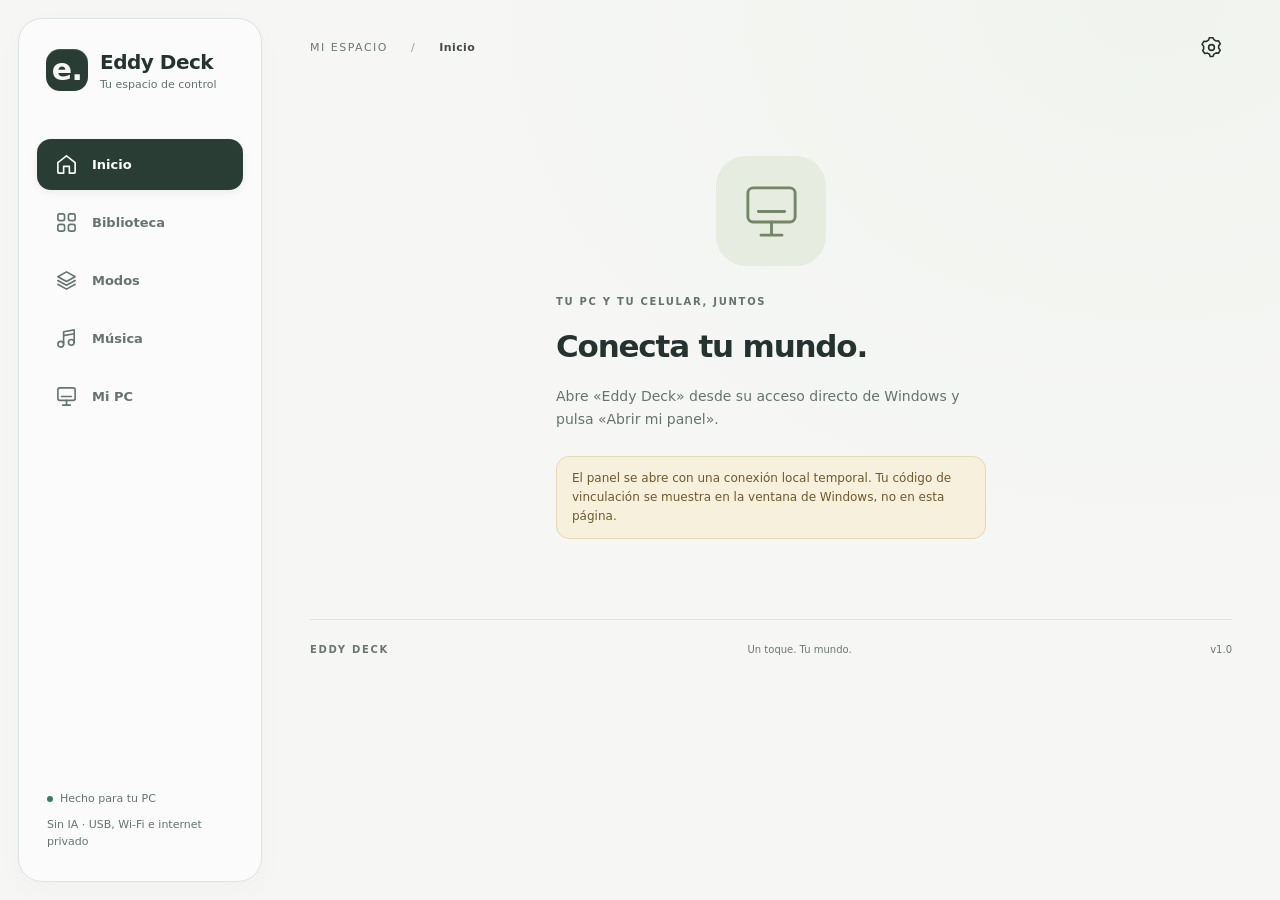
<file: ui/index.html>
<!doctype html>
<html lang="es">
<head>
<meta charset="utf-8">
<meta name="viewport" content="width=device-width, initial-scale=1, viewport-fit=cover">
<meta name="theme-color" content="#f6f7f5">
<title>Eddy Deck · Tu PC, a un toque</title>
<link rel="icon" href="icon.svg" type="image/svg+xml">
<link rel="stylesheet" href="styles.css">
<script src="audio.js" defer></script>
<script src="app.js" defer></script>
<script src="extended.js" defer></script>
<script src="manual.js" defer></script>
<script src="beta2.js" defer></script>
<script src="pickers.js" defer></script>
</head>
<body>
<div class="shell">
  <aside class="sidebar">
    <div class="brand"><span class="brand-mark">e.</span><div>Eddy Deck<small>Tu espacio de control</small></div></div>
    <nav id="side-nav" aria-label="Secciones"></nav>
    <div class="sidebar-foot"><span class="small-dot"></span>Hecho para tu PC<small>Sin IA · USB, Wi-Fi e internet privado</small></div>
  </aside>
  <main>
    <header class="topbar"><a class="mobile-brand" href="#">eddy<span>deck</span><i></i></a><div class="desktop-breadcrumb">MI ESPACIO <span>/</span> <b id="crumb">Inicio</b></div><button id="settings-button" class="icon-button" aria-label="Ajustes" title="Ajustes"></button></header>
    <div id="connection-banner" class="connection-banner" hidden><span>Reconectando con tu PC…</span><button id="reconnect-button" class="text-button">Reintentar</button></div>
    <div id="pending-banner" class="pending-banner" hidden></div>
    <div id="content" class="content"><div class="loading"><span class="loader"></span>Preparando tu espacio…</div></div>
    <footer class="page-footer"><span>EDDY DECK</span><span>Un toque. Tu mundo.</span><span id="version-label">v1.0</span></footer>
  </main>
</div>
<nav id="bottom-nav" class="bottom-nav" aria-label="Secciones"></nav>
<dialog id="modal"><div id="modal-content"></div></dialog>
<div id="toast" class="toast" role="status" aria-live="polite"></div>
</body>
</html>
</file>
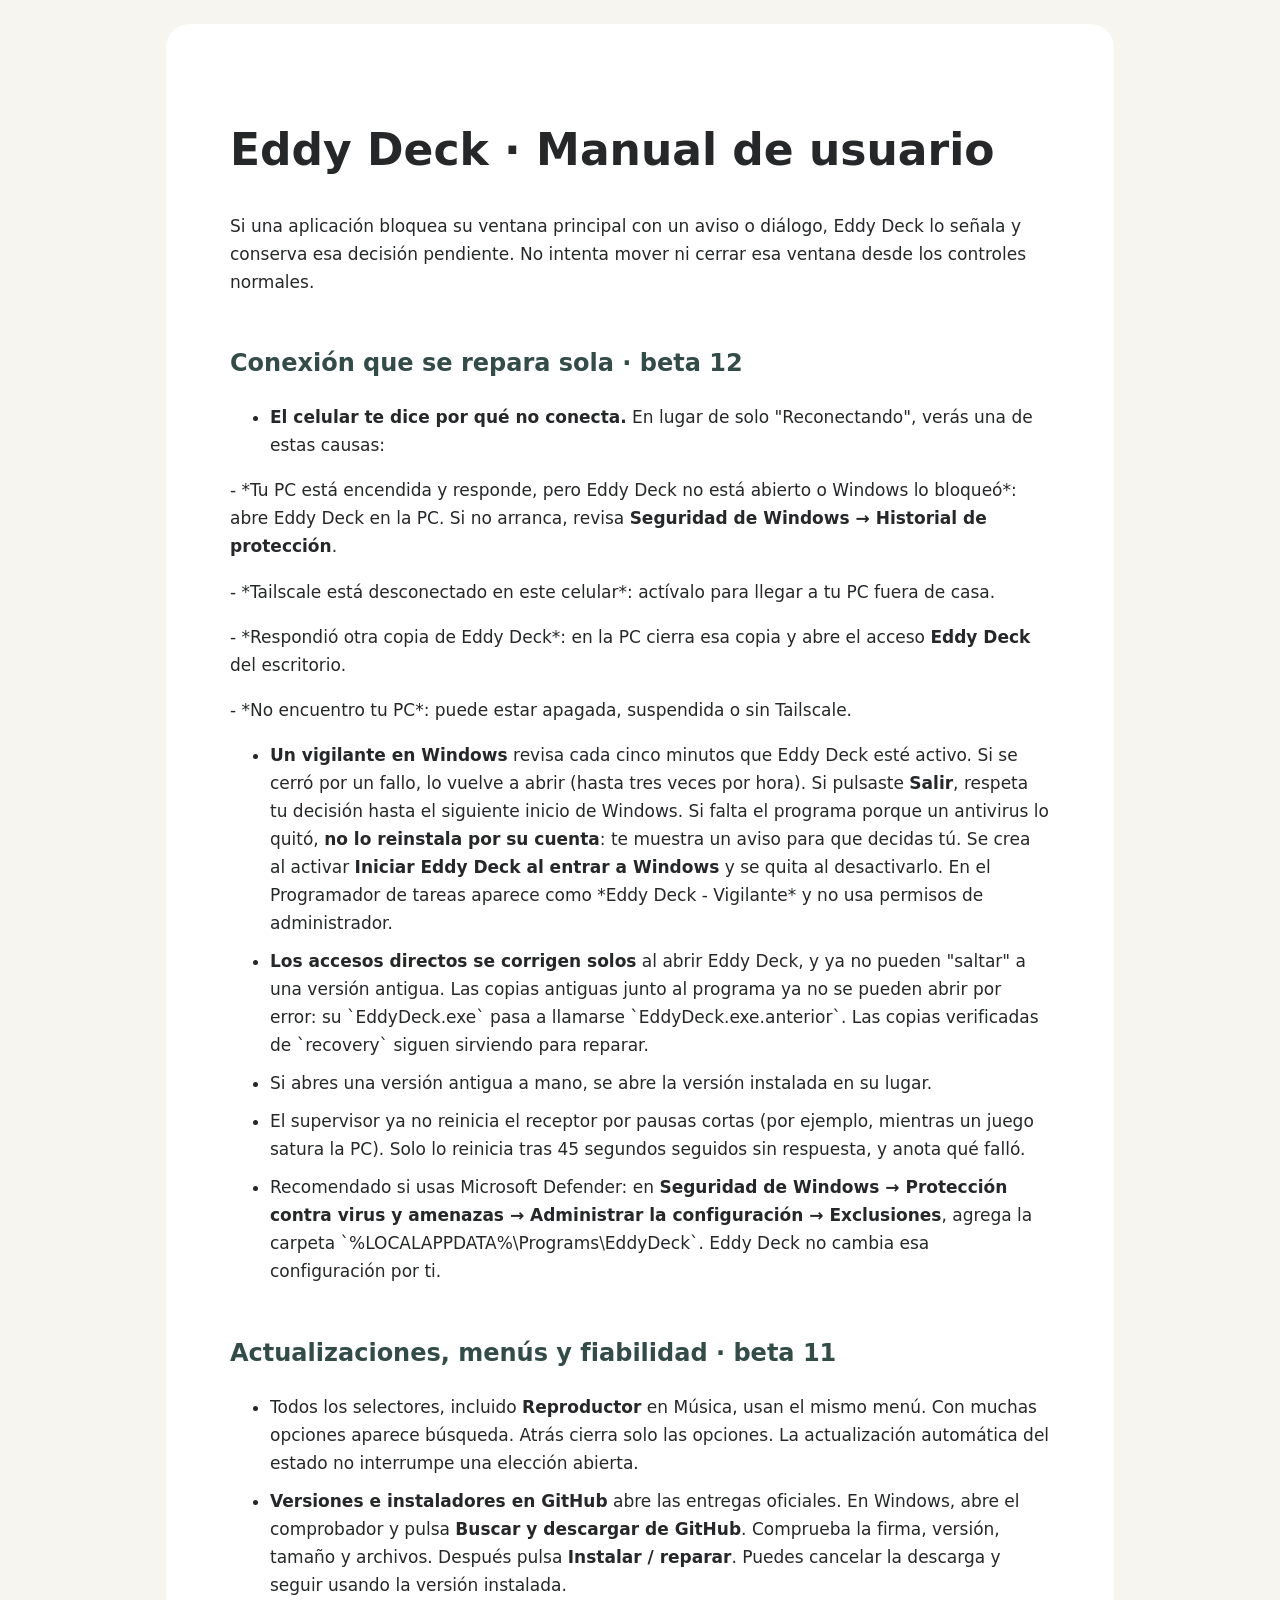
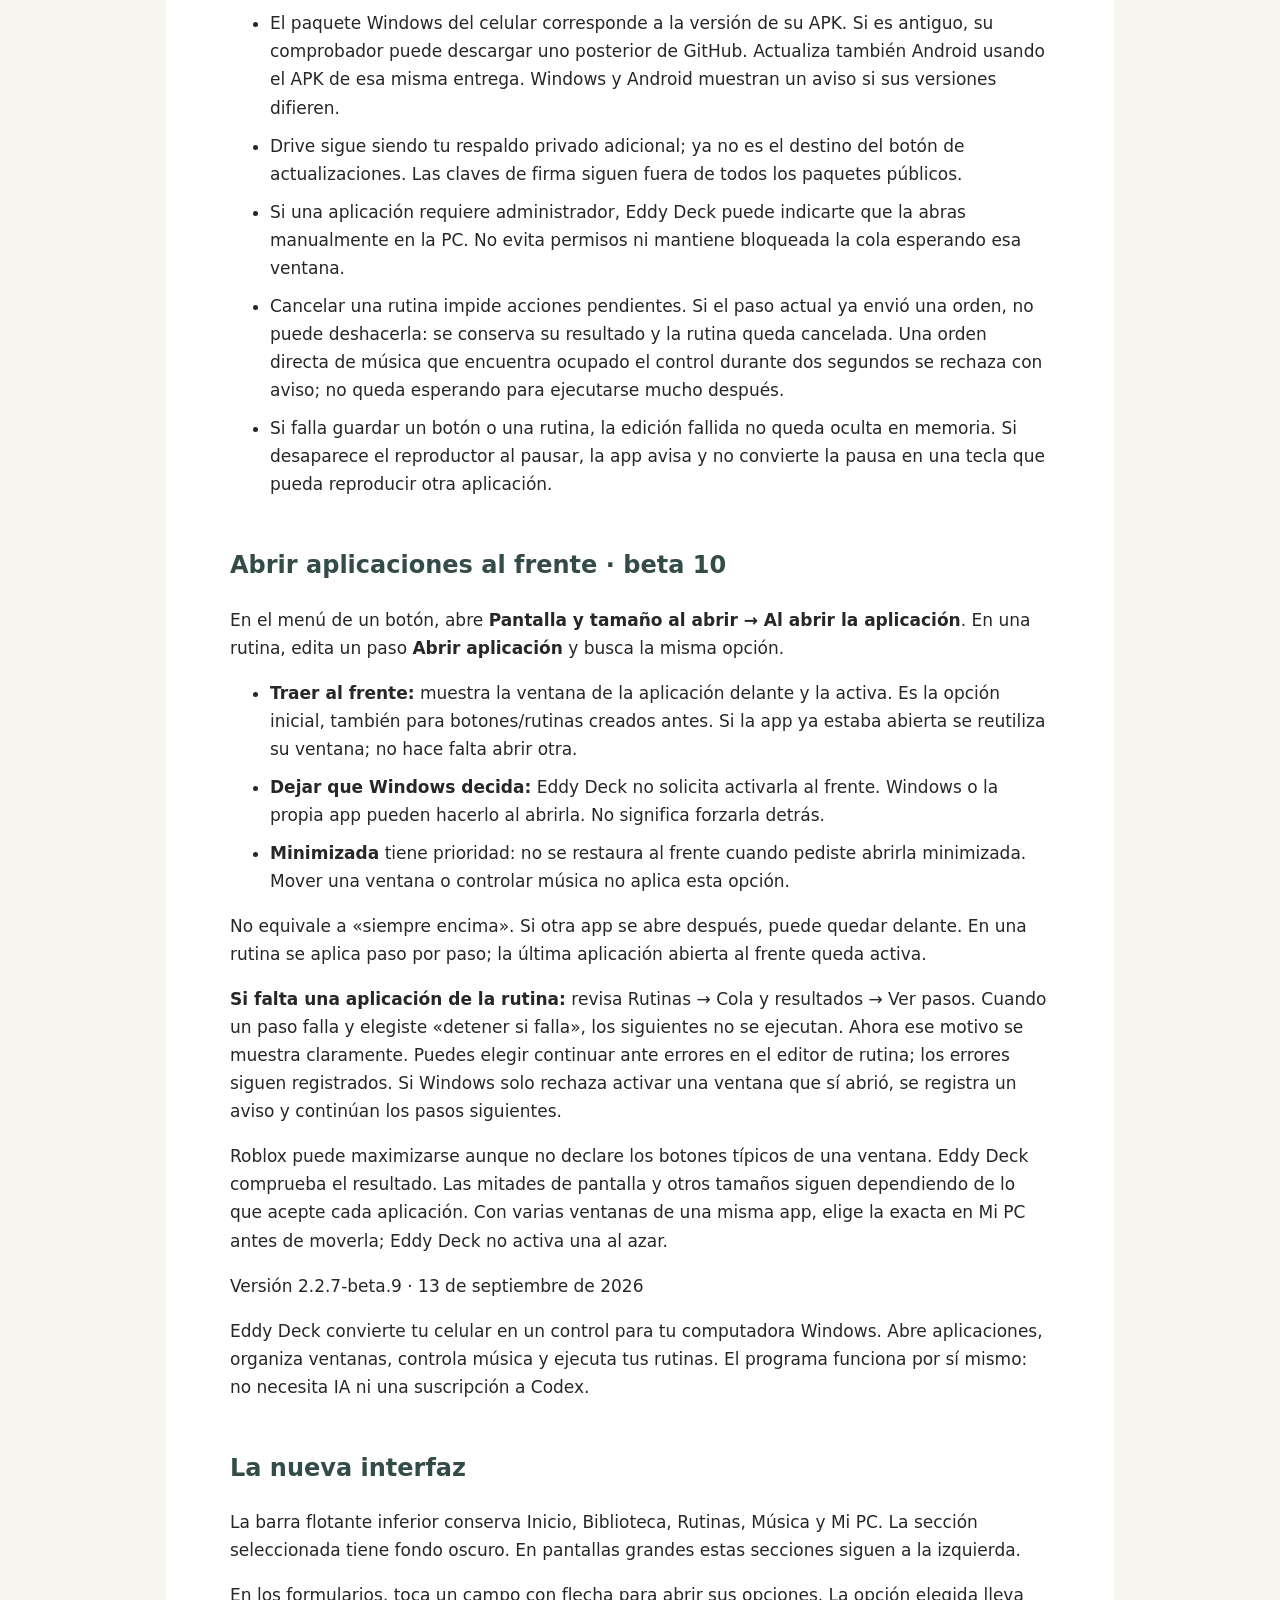
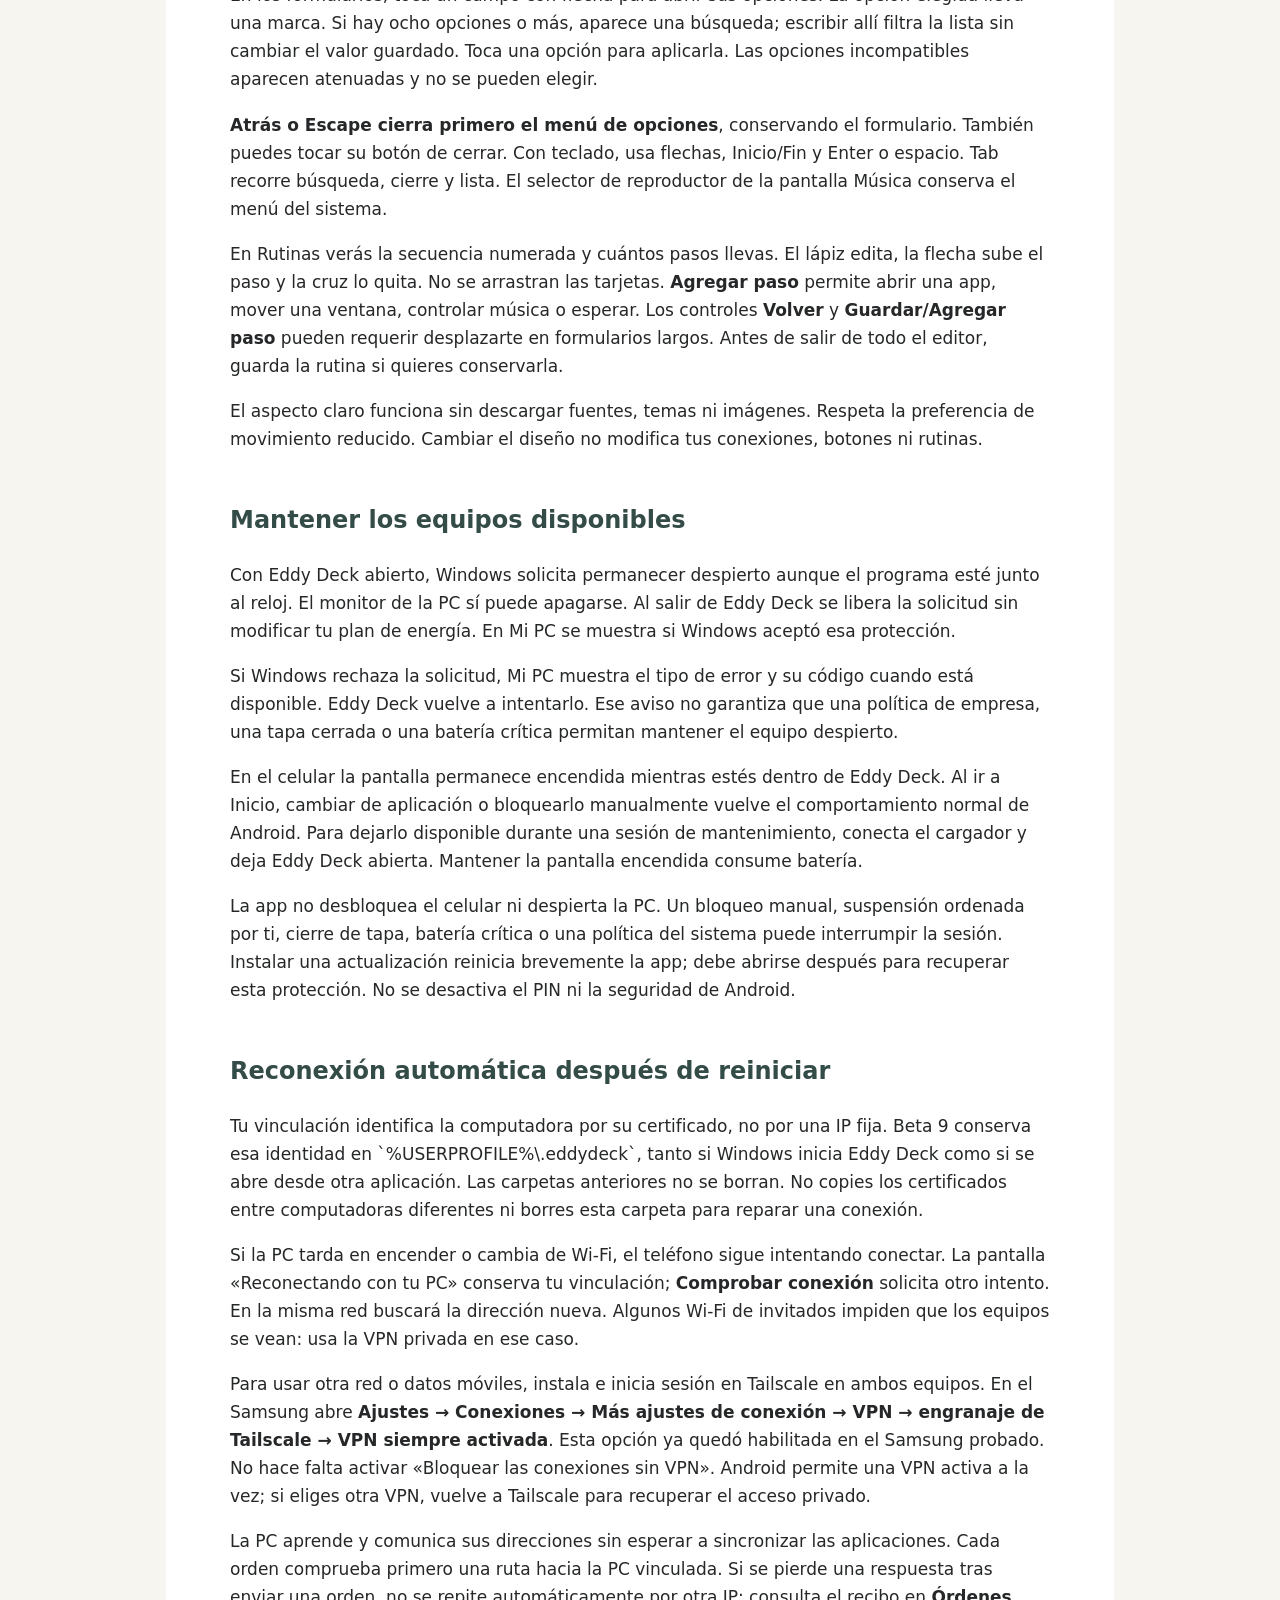
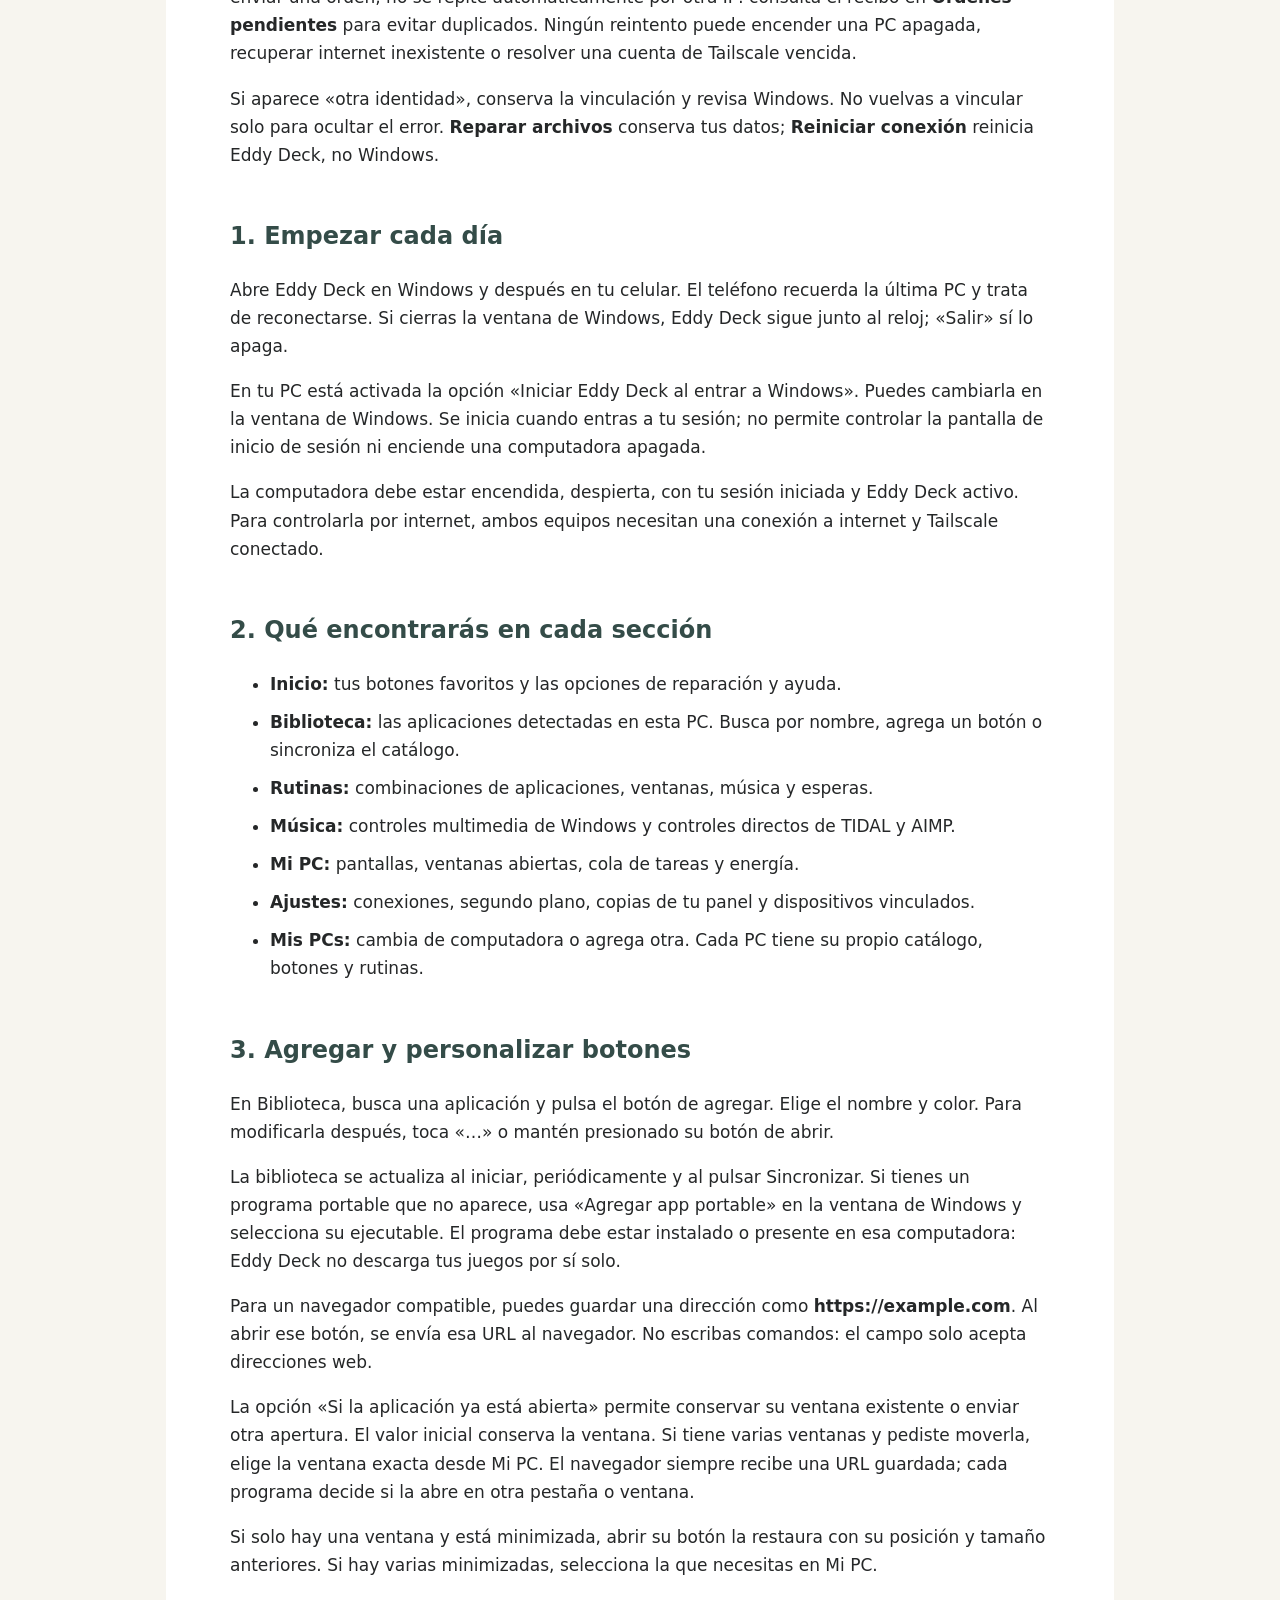
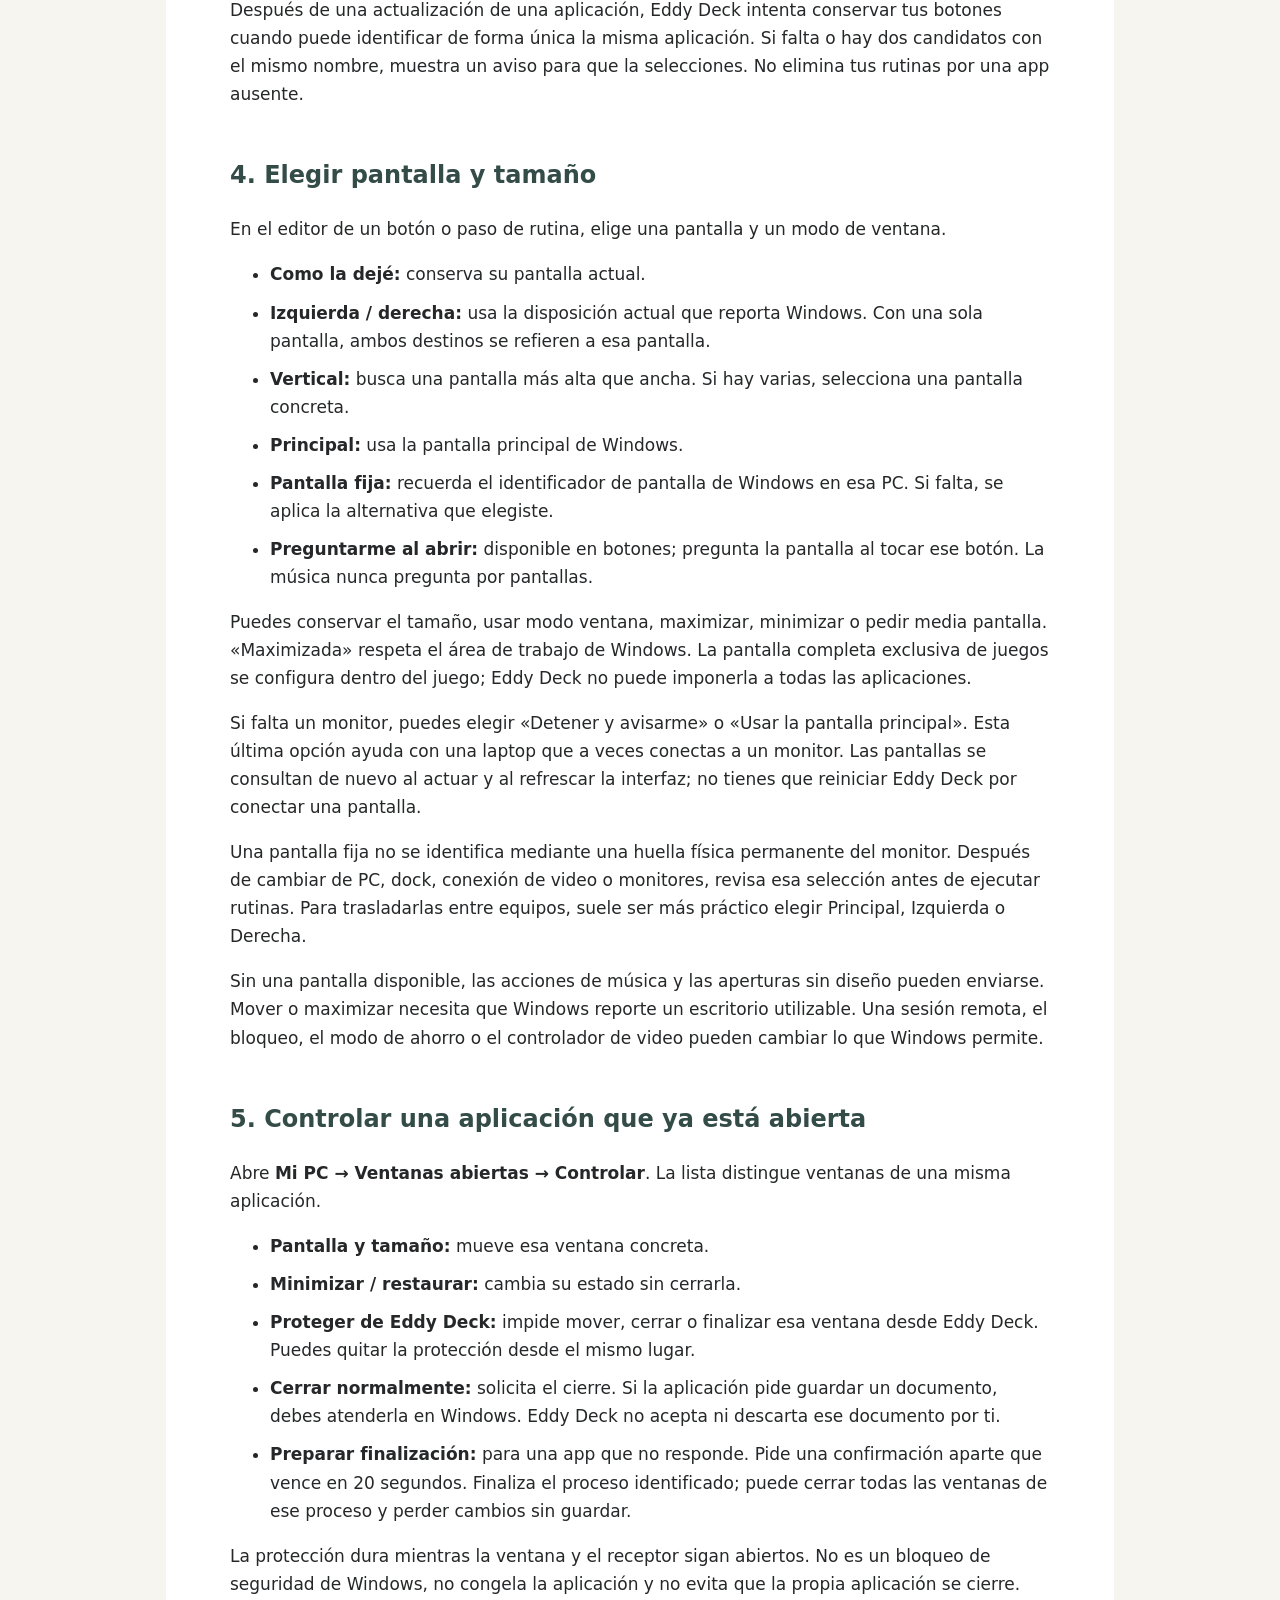
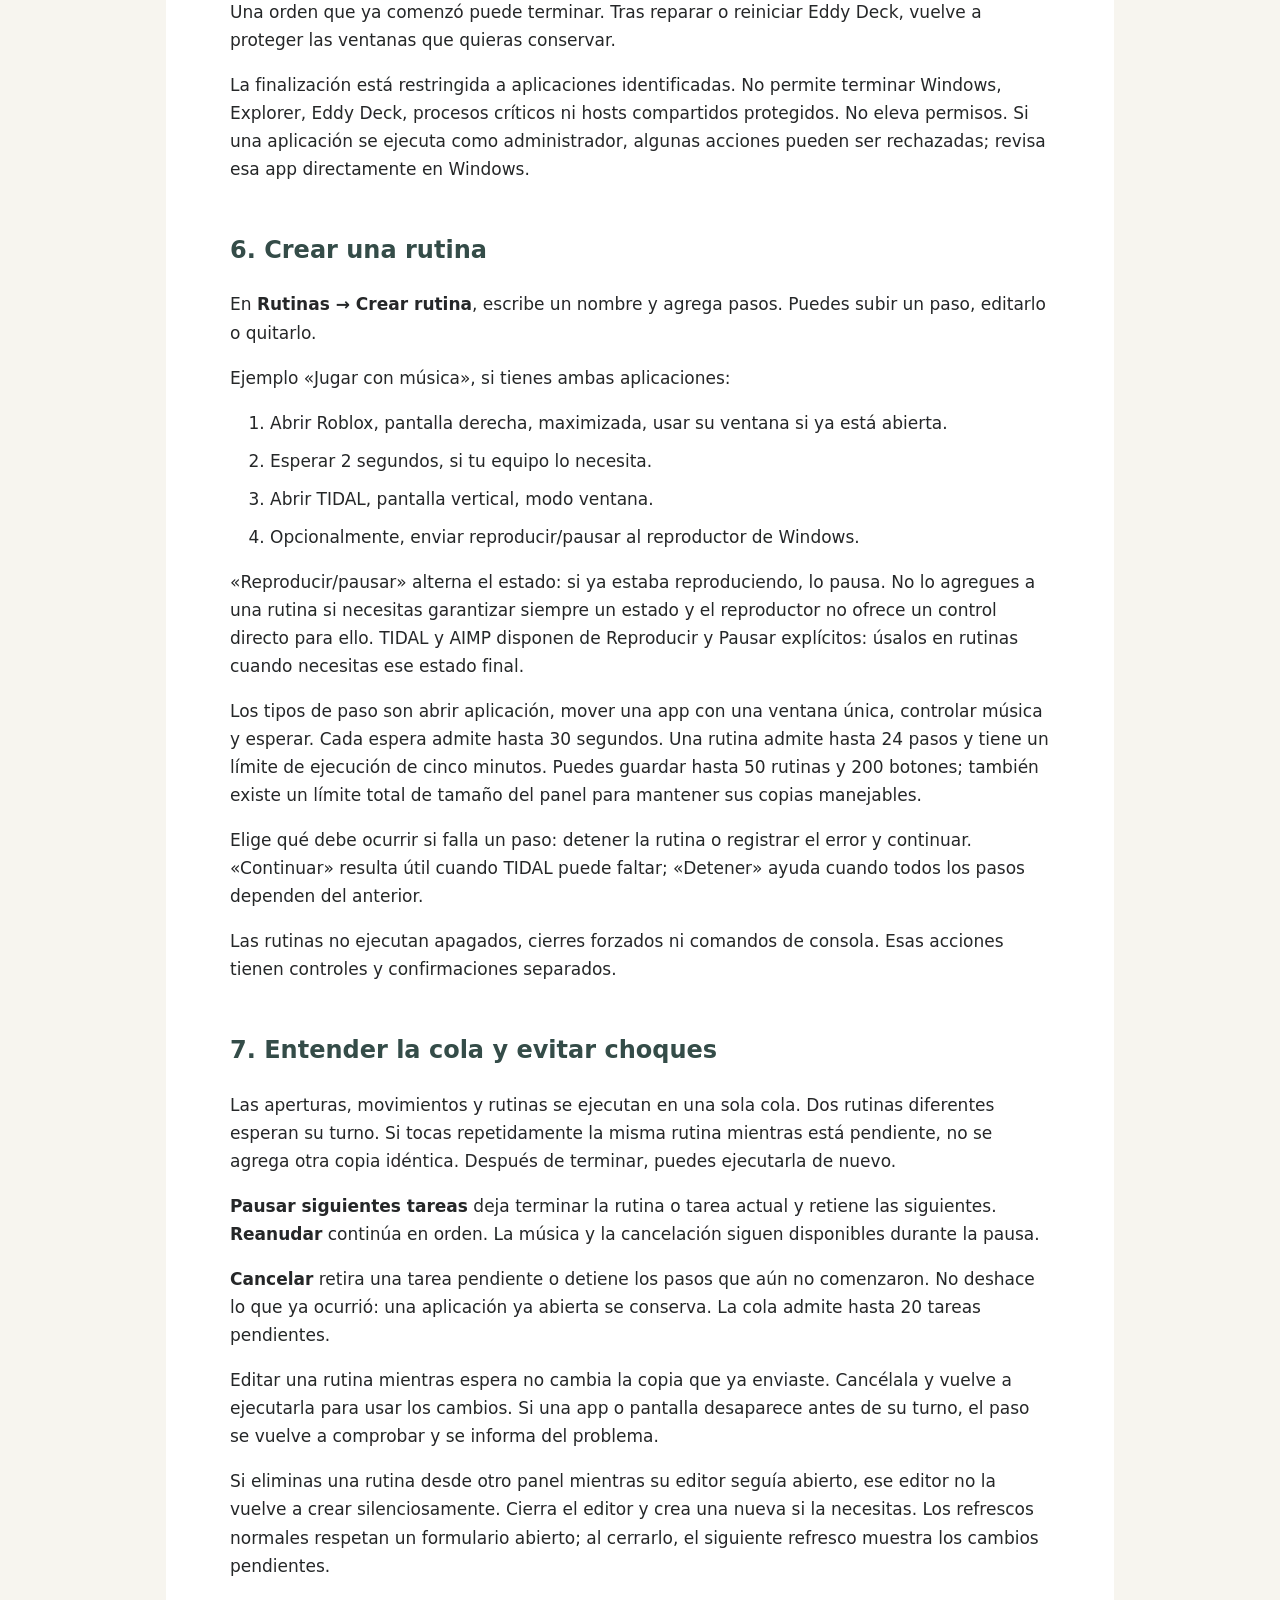
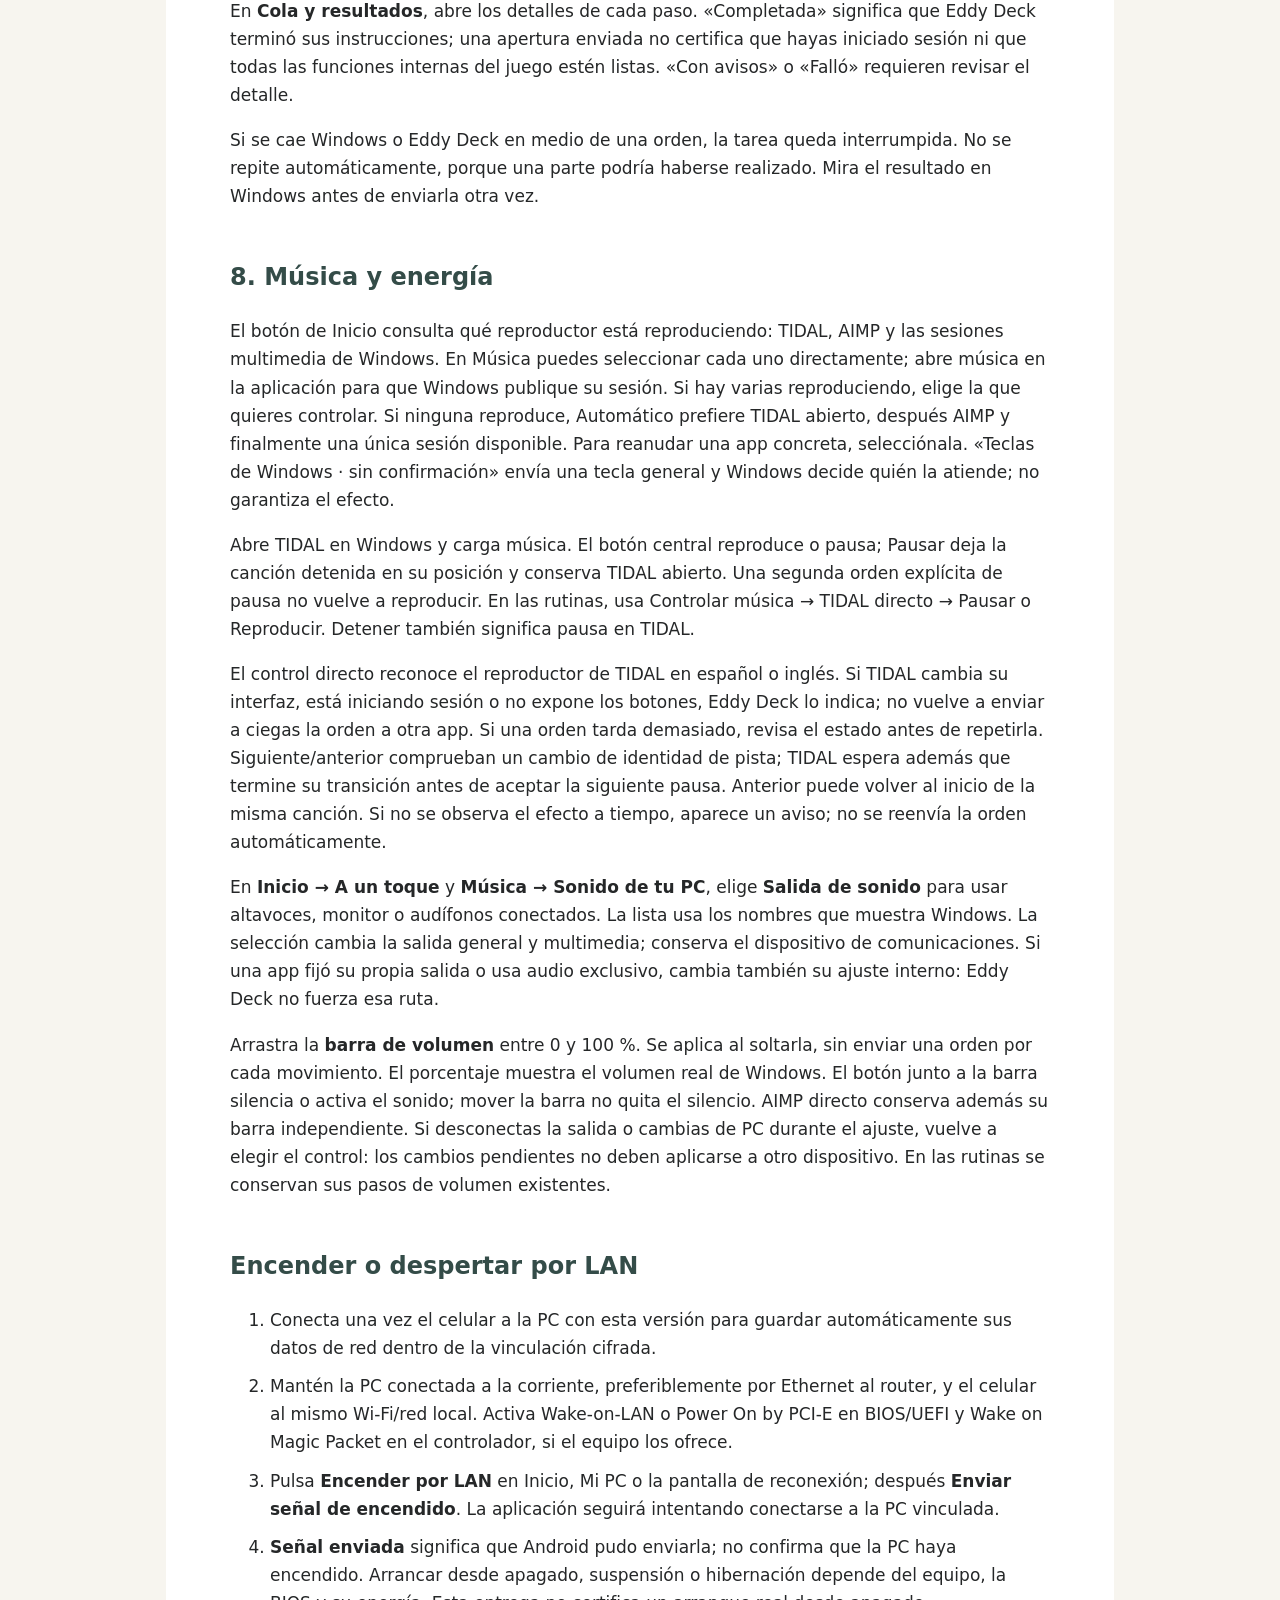
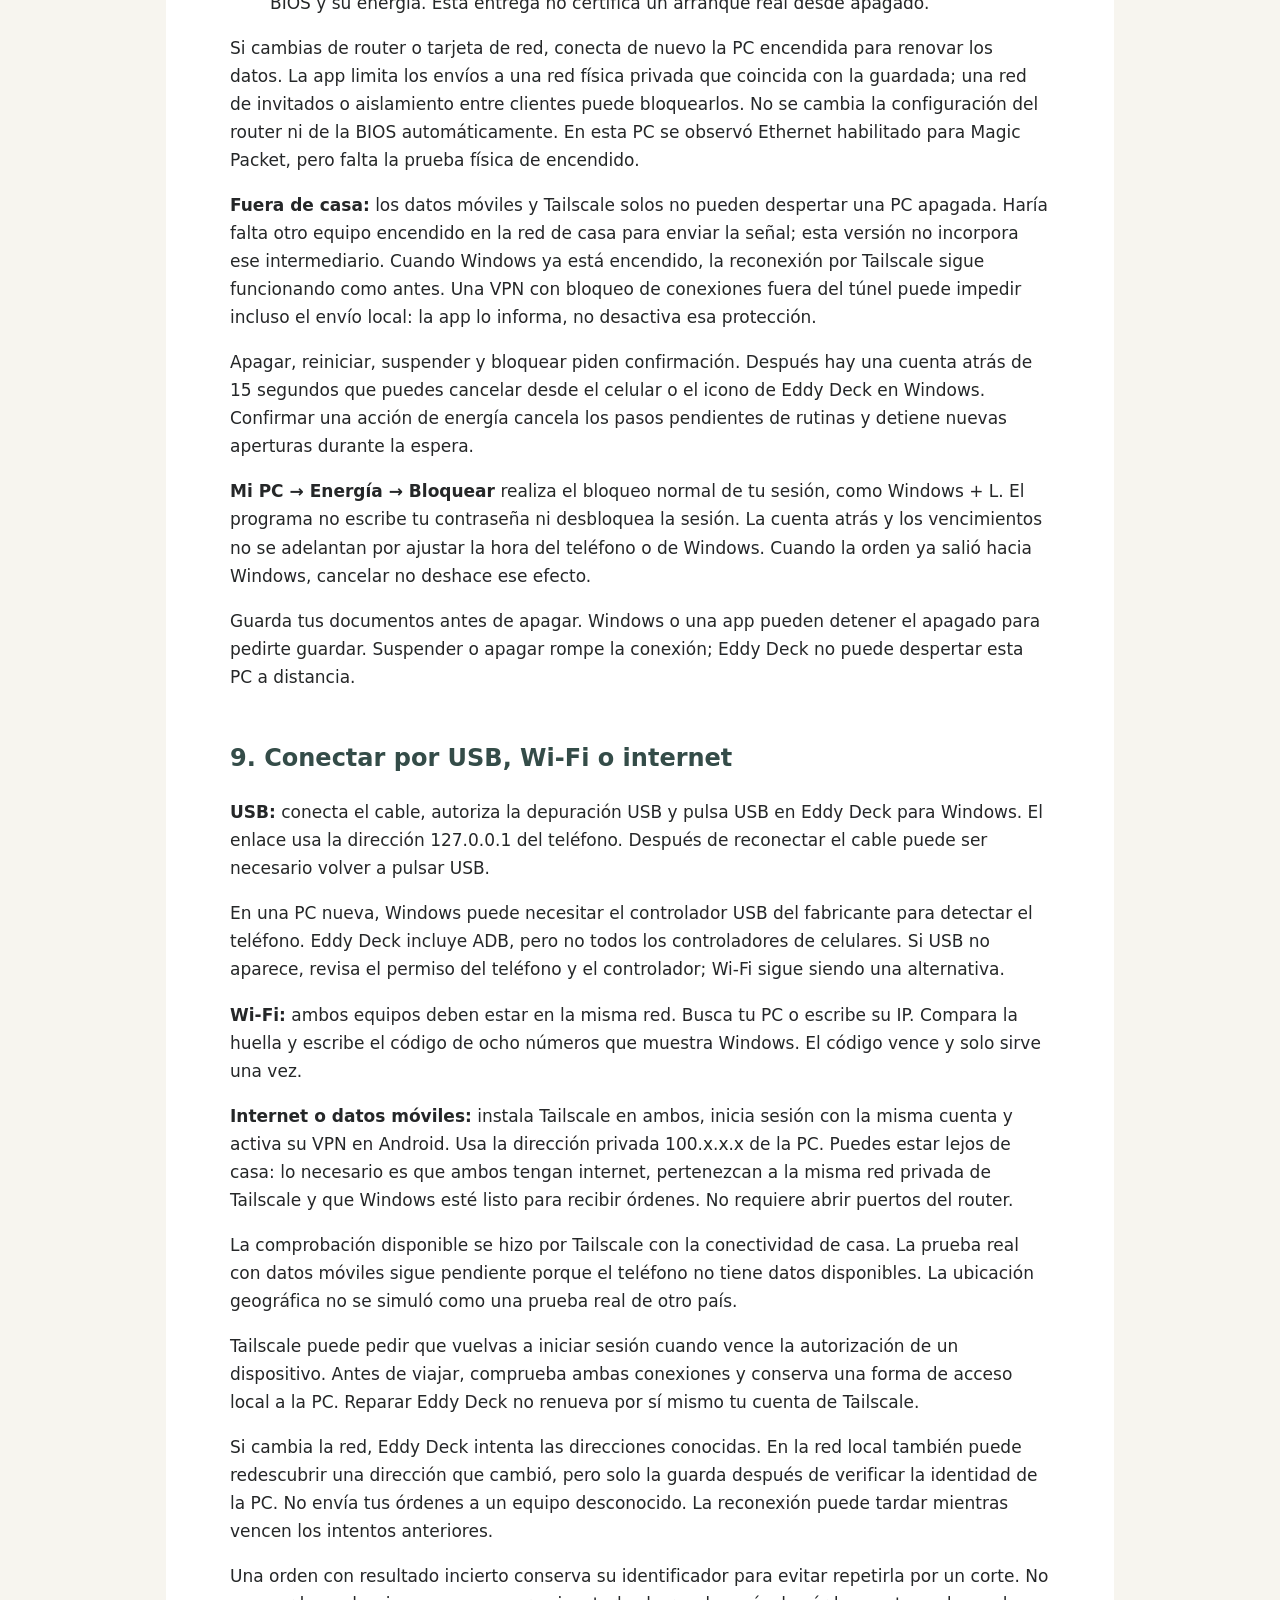
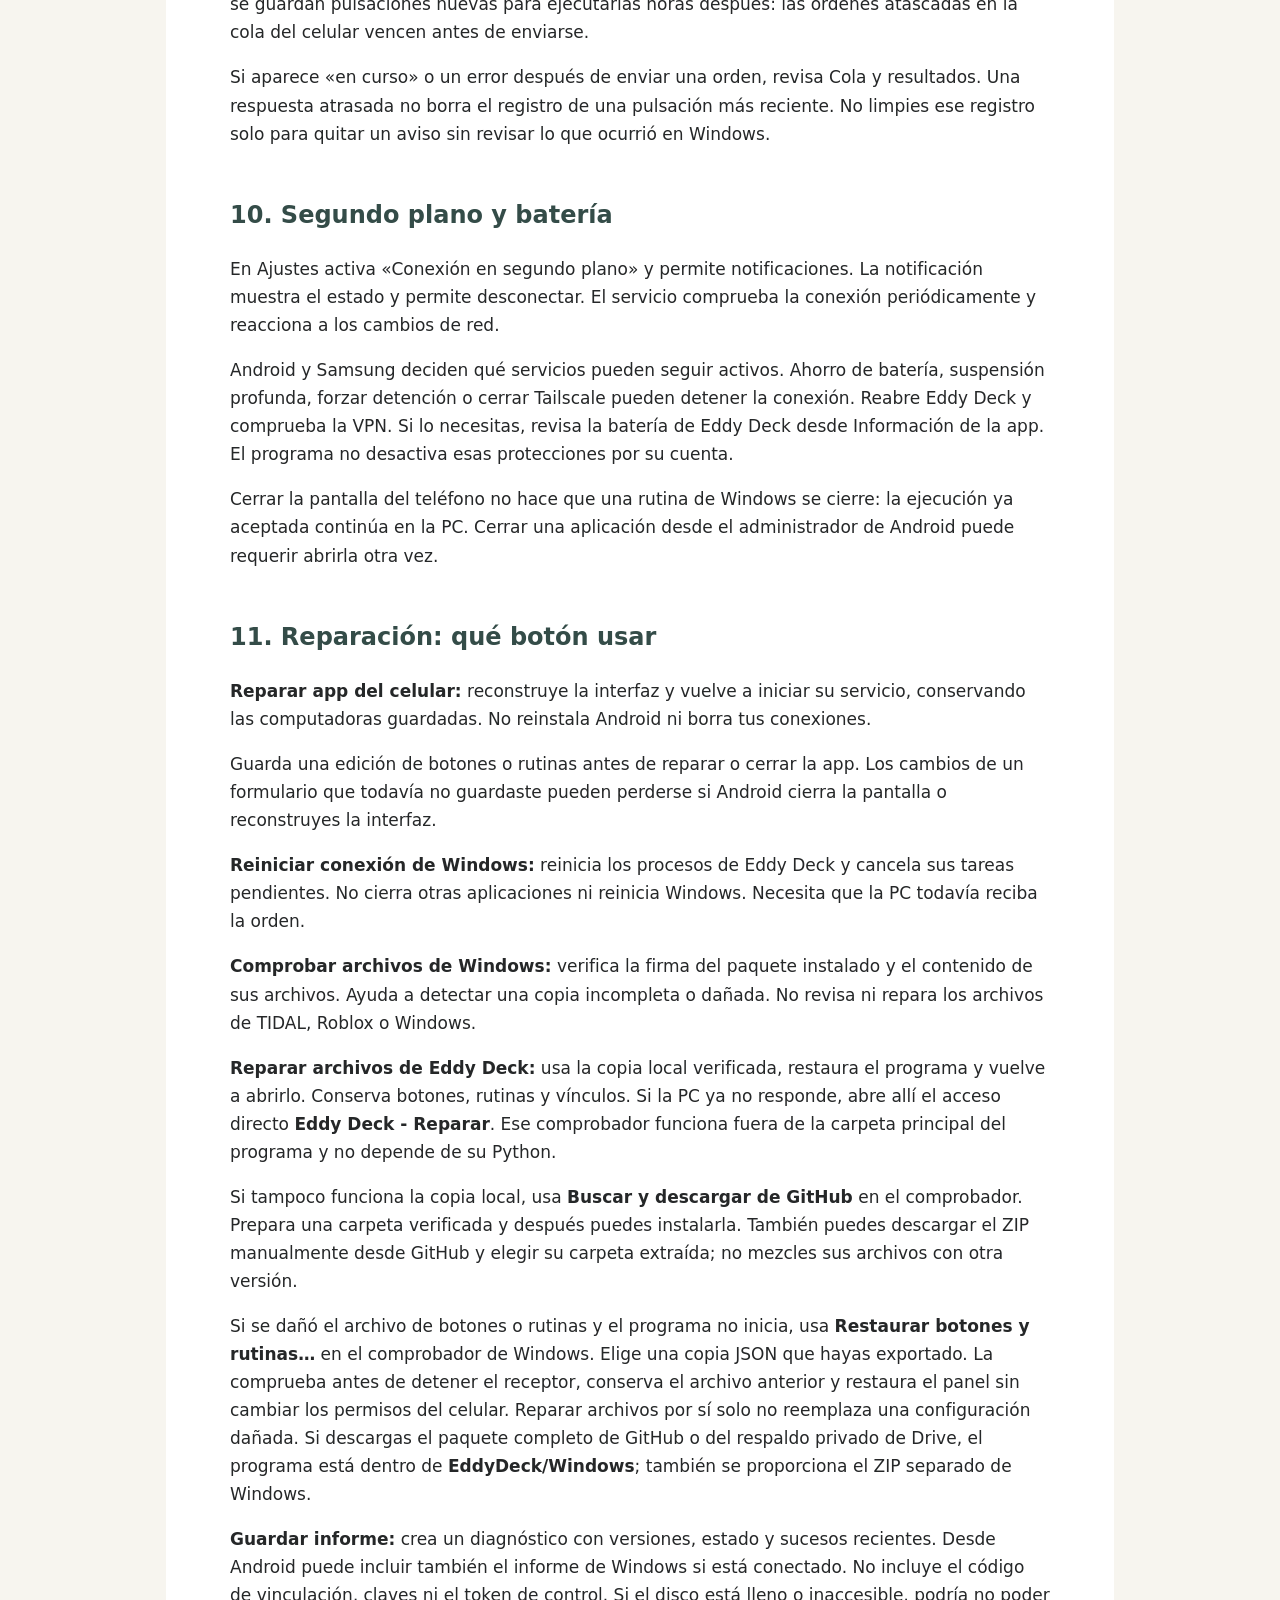
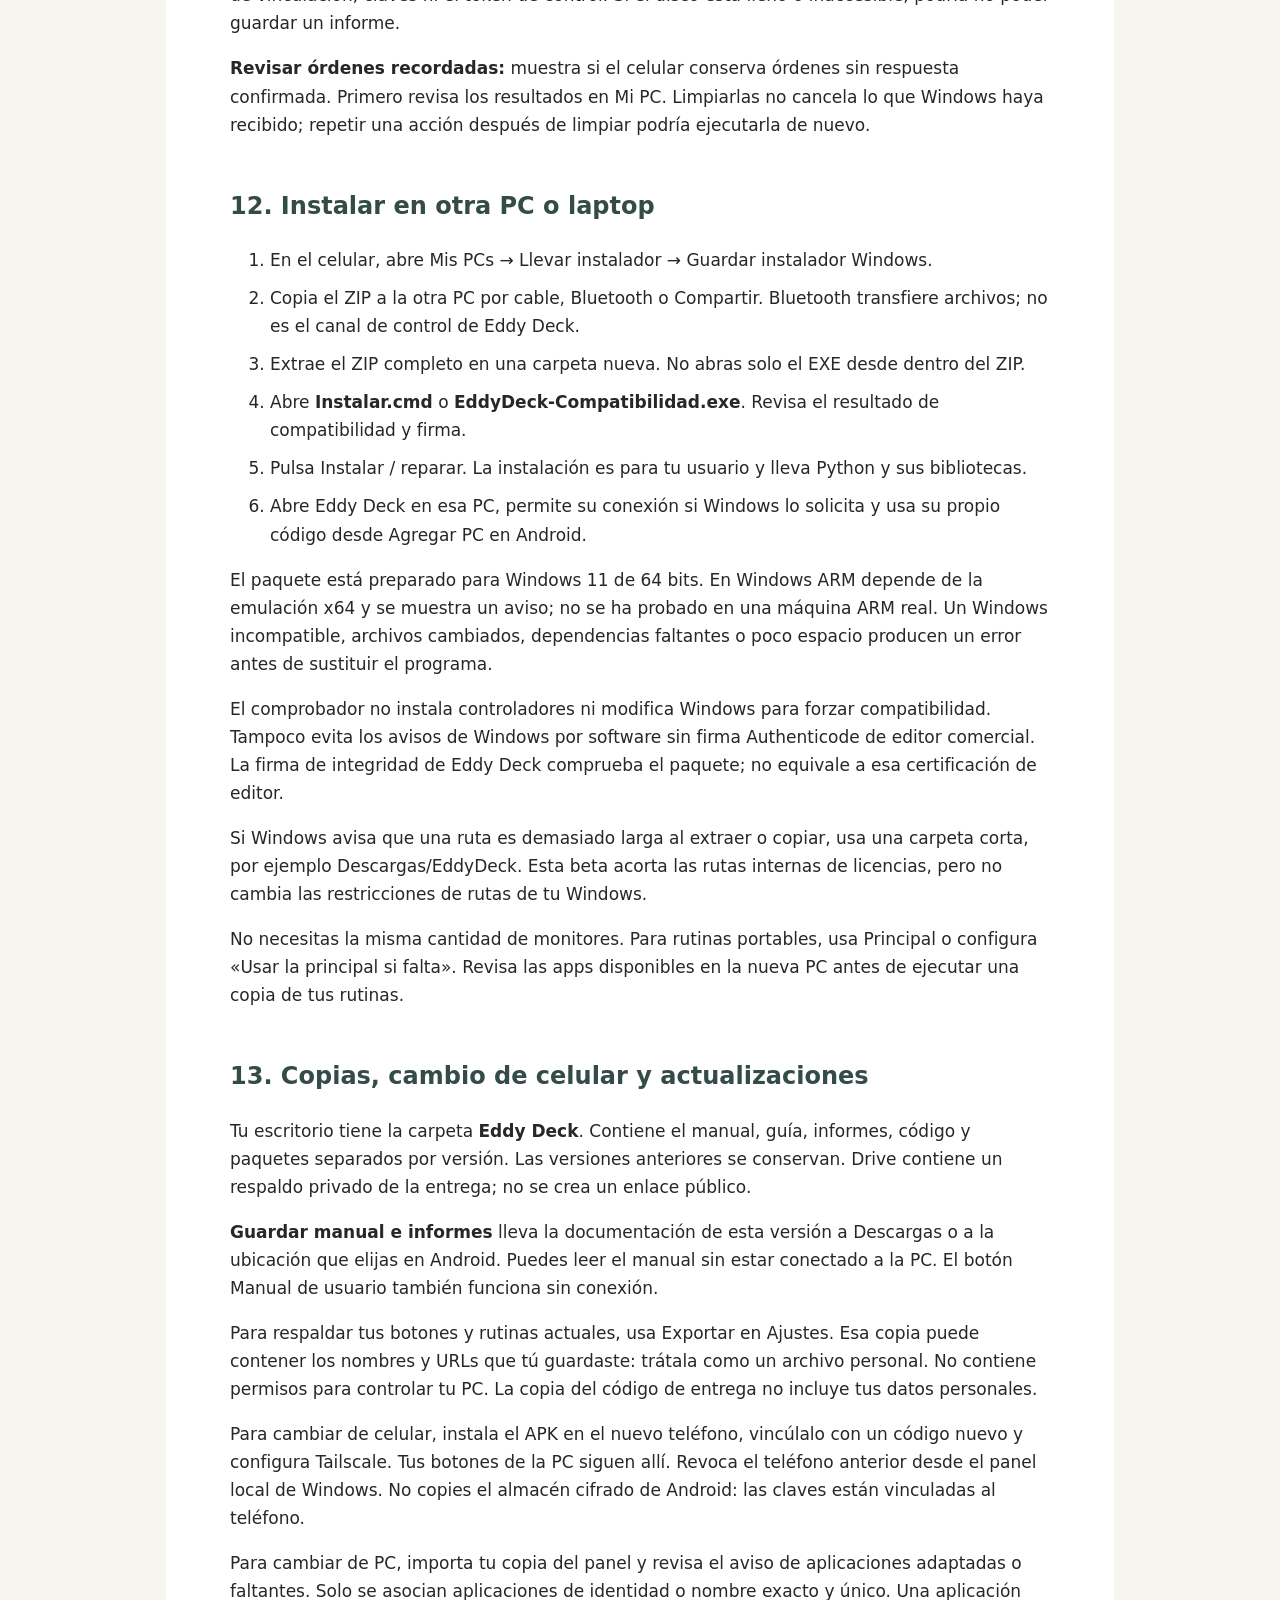
<file: docs/MANUAL-USUARIO.html>
<!doctype html><html lang="es"><meta charset="utf-8"><meta name="viewport" content="width=device-width, initial-scale=1"><title>Eddy Deck · Manual de usuario</title><style>body{font:17px/1.65 system-ui,sans-serif;background:#f7f5ef;color:#252728;margin:0;padding:24px}article{max-width:820px;margin:auto;background:white;padding:clamp(20px,5vw,64px);border-radius:24px}h1{font-size:clamp(28px,5vw,44px);line-height:1.15}h2{margin-top:2em;font-size:24px;color:#344c48}li{margin:10px 0}strong{font-weight:650}@media print{body{padding:0;background:white}article{padding:0}h2{break-after:avoid}}</style><article class="user-manual"><h1>Eddy Deck · Manual de usuario</h1><p>Si una aplicación bloquea su ventana principal con un aviso o diálogo, Eddy Deck lo señala y conserva esa decisión pendiente. No intenta mover ni cerrar esa ventana desde los controles normales.</p><h2>Conexión que se repara sola · beta 12</h2><ul><li><strong>El celular te dice por qué no conecta.</strong> En lugar de solo &quot;Reconectando&quot;, verás una de estas causas:</li></ul><p>  - *Tu PC está encendida y responde, pero Eddy Deck no está abierto o Windows lo bloqueó*: abre Eddy Deck en la PC. Si no arranca, revisa <strong>Seguridad de Windows → Historial de protección</strong>.</p><p>  - *Tailscale está desconectado en este celular*: actívalo para llegar a tu PC fuera de casa.</p><p>  - *Respondió otra copia de Eddy Deck*: en la PC cierra esa copia y abre el acceso <strong>Eddy Deck</strong> del escritorio.</p><p>  - *No encuentro tu PC*: puede estar apagada, suspendida o sin Tailscale.</p><ul><li><strong>Un vigilante en Windows</strong> revisa cada cinco minutos que Eddy Deck esté activo. Si se cerró por un fallo, lo vuelve a abrir (hasta tres veces por hora). Si pulsaste <strong>Salir</strong>, respeta tu decisión hasta el siguiente inicio de Windows. Si falta el programa porque un antivirus lo quitó, <strong>no lo reinstala por su cuenta</strong>: te muestra un aviso para que decidas tú. Se crea al activar <strong>Iniciar Eddy Deck al entrar a Windows</strong> y se quita al desactivarlo. En el Programador de tareas aparece como *Eddy Deck - Vigilante* y no usa permisos de administrador.</li><li><strong>Los accesos directos se corrigen solos</strong> al abrir Eddy Deck, y ya no pueden &quot;saltar&quot; a una versión antigua. Las copias antiguas junto al programa ya no se pueden abrir por error: su `EddyDeck.exe` pasa a llamarse `EddyDeck.exe.anterior`. Las copias verificadas de `recovery` siguen sirviendo para reparar.</li><li>Si abres una versión antigua a mano, se abre la versión instalada en su lugar.</li><li>El supervisor ya no reinicia el receptor por pausas cortas (por ejemplo, mientras un juego satura la PC). Solo lo reinicia tras 45 segundos seguidos sin respuesta, y anota qué falló.</li><li>Recomendado si usas Microsoft Defender: en <strong>Seguridad de Windows → Protección contra virus y amenazas → Administrar la configuración → Exclusiones</strong>, agrega la carpeta `%LOCALAPPDATA%\Programs\EddyDeck`. Eddy Deck no cambia esa configuración por ti.</li></ul><h2>Actualizaciones, menús y fiabilidad · beta 11</h2><ul><li>Todos los selectores, incluido <strong>Reproductor</strong> en Música, usan el mismo menú. Con muchas opciones aparece búsqueda. Atrás cierra solo las opciones. La actualización automática del estado no interrumpe una elección abierta.</li><li><strong>Versiones e instaladores en GitHub</strong> abre las entregas oficiales. En Windows, abre el comprobador y pulsa <strong>Buscar y descargar de GitHub</strong>. Comprueba la firma, versión, tamaño y archivos. Después pulsa <strong>Instalar / reparar</strong>. Puedes cancelar la descarga y seguir usando la versión instalada.</li><li>El paquete Windows del celular corresponde a la versión de su APK. Si es antiguo, su comprobador puede descargar uno posterior de GitHub. Actualiza también Android usando el APK de esa misma entrega. Windows y Android muestran un aviso si sus versiones difieren.</li><li>Drive sigue siendo tu respaldo privado adicional; ya no es el destino del botón de actualizaciones. Las claves de firma siguen fuera de todos los paquetes públicos.</li><li>Si una aplicación requiere administrador, Eddy Deck puede indicarte que la abras manualmente en la PC. No evita permisos ni mantiene bloqueada la cola esperando esa ventana.</li><li>Cancelar una rutina impide acciones pendientes. Si el paso actual ya envió una orden, no puede deshacerla: se conserva su resultado y la rutina queda cancelada. Una orden directa de música que encuentra ocupado el control durante dos segundos se rechaza con aviso; no queda esperando para ejecutarse mucho después.</li><li>Si falla guardar un botón o una rutina, la edición fallida no queda oculta en memoria. Si desaparece el reproductor al pausar, la app avisa y no convierte la pausa en una tecla que pueda reproducir otra aplicación.</li></ul><h2>Abrir aplicaciones al frente · beta 10</h2><p>En el menú de un botón, abre <strong>Pantalla y tamaño al abrir → Al abrir la aplicación</strong>. En una rutina, edita un paso <strong>Abrir aplicación</strong> y busca la misma opción.</p><ul><li><strong>Traer al frente:</strong> muestra la ventana de la aplicación delante y la activa. Es la opción inicial, también para botones/rutinas creados antes. Si la app ya estaba abierta se reutiliza su ventana; no hace falta abrir otra.</li><li><strong>Dejar que Windows decida:</strong> Eddy Deck no solicita activarla al frente. Windows o la propia app pueden hacerlo al abrirla. No significa forzarla detrás.</li><li><strong>Minimizada</strong> tiene prioridad: no se restaura al frente cuando pediste abrirla minimizada. Mover una ventana o controlar música no aplica esta opción.</li></ul><p>No equivale a «siempre encima». Si otra app se abre después, puede quedar delante. En una rutina se aplica paso por paso; la última aplicación abierta al frente queda activa.</p><p><strong>Si falta una aplicación de la rutina:</strong> revisa Rutinas → Cola y resultados → Ver pasos. Cuando un paso falla y elegiste «detener si falla», los siguientes no se ejecutan. Ahora ese motivo se muestra claramente. Puedes elegir continuar ante errores en el editor de rutina; los errores siguen registrados. Si Windows solo rechaza activar una ventana que sí abrió, se registra un aviso y continúan los pasos siguientes.</p><p>Roblox puede maximizarse aunque no declare los botones típicos de una ventana. Eddy Deck comprueba el resultado. Las mitades de pantalla y otros tamaños siguen dependiendo de lo que acepte cada aplicación. Con varias ventanas de una misma app, elige la exacta en Mi PC antes de moverla; Eddy Deck no activa una al azar.</p><p>Versión 2.2.7-beta.9 · 13 de septiembre de 2026</p><p>Eddy Deck convierte tu celular en un control para tu computadora Windows. Abre aplicaciones, organiza ventanas, controla música y ejecuta tus rutinas. El programa funciona por sí mismo: no necesita IA ni una suscripción a Codex.</p><h2>La nueva interfaz</h2><p>La barra flotante inferior conserva Inicio, Biblioteca, Rutinas, Música y Mi PC. La sección seleccionada tiene fondo oscuro. En pantallas grandes estas secciones siguen a la izquierda.</p><p>En los formularios, toca un campo con flecha para abrir sus opciones. La opción elegida lleva una marca. Si hay ocho opciones o más, aparece una búsqueda; escribir allí filtra la lista sin cambiar el valor guardado. Toca una opción para aplicarla. Las opciones incompatibles aparecen atenuadas y no se pueden elegir.</p><p><strong>Atrás o Escape cierra primero el menú de opciones</strong>, conservando el formulario. También puedes tocar su botón de cerrar. Con teclado, usa flechas, Inicio/Fin y Enter o espacio. Tab recorre búsqueda, cierre y lista. El selector de reproductor de la pantalla Música conserva el menú del sistema.</p><p>En Rutinas verás la secuencia numerada y cuántos pasos llevas. El lápiz edita, la flecha sube el paso y la cruz lo quita. No se arrastran las tarjetas. <strong>Agregar paso</strong> permite abrir una app, mover una ventana, controlar música o esperar. Los controles <strong>Volver</strong> y <strong>Guardar/Agregar paso</strong> pueden requerir desplazarte en formularios largos. Antes de salir de todo el editor, guarda la rutina si quieres conservarla.</p><p>El aspecto claro funciona sin descargar fuentes, temas ni imágenes. Respeta la preferencia de movimiento reducido. Cambiar el diseño no modifica tus conexiones, botones ni rutinas.</p><h2>Mantener los equipos disponibles</h2><p>Con Eddy Deck abierto, Windows solicita permanecer despierto aunque el programa esté junto al reloj. El monitor de la PC sí puede apagarse. Al salir de Eddy Deck se libera la solicitud sin modificar tu plan de energía. En Mi PC se muestra si Windows aceptó esa protección.</p><p>Si Windows rechaza la solicitud, Mi PC muestra el tipo de error y su código cuando está disponible. Eddy Deck vuelve a intentarlo. Ese aviso no garantiza que una política de empresa, una tapa cerrada o una batería crítica permitan mantener el equipo despierto.</p><p>En el celular la pantalla permanece encendida mientras estés dentro de Eddy Deck. Al ir a Inicio, cambiar de aplicación o bloquearlo manualmente vuelve el comportamiento normal de Android. Para dejarlo disponible durante una sesión de mantenimiento, conecta el cargador y deja Eddy Deck abierta. Mantener la pantalla encendida consume batería.</p><p>La app no desbloquea el celular ni despierta la PC. Un bloqueo manual, suspensión ordenada por ti, cierre de tapa, batería crítica o una política del sistema puede interrumpir la sesión. Instalar una actualización reinicia brevemente la app; debe abrirse después para recuperar esta protección. No se desactiva el PIN ni la seguridad de Android.</p><h2>Reconexión automática después de reiniciar</h2><p>Tu vinculación identifica la computadora por su certificado, no por una IP fija. Beta 9 conserva esa identidad en `%USERPROFILE%\.eddydeck`, tanto si Windows inicia Eddy Deck como si se abre desde otra aplicación. Las carpetas anteriores no se borran. No copies los certificados entre computadoras diferentes ni borres esta carpeta para reparar una conexión.</p><p>Si la PC tarda en encender o cambia de Wi-Fi, el teléfono sigue intentando conectar. La pantalla «Reconectando con tu PC» conserva tu vinculación; <strong>Comprobar conexión</strong> solicita otro intento. En la misma red buscará la dirección nueva. Algunos Wi-Fi de invitados impiden que los equipos se vean: usa la VPN privada en ese caso.</p><p>Para usar otra red o datos móviles, instala e inicia sesión en Tailscale en ambos equipos. En el Samsung abre <strong>Ajustes → Conexiones → Más ajustes de conexión → VPN → engranaje de Tailscale → VPN siempre activada</strong>. Esta opción ya quedó habilitada en el Samsung probado. No hace falta activar «Bloquear las conexiones sin VPN». Android permite una VPN activa a la vez; si eliges otra VPN, vuelve a Tailscale para recuperar el acceso privado.</p><p>La PC aprende y comunica sus direcciones sin esperar a sincronizar las aplicaciones. Cada orden comprueba primero una ruta hacia la PC vinculada. Si se pierde una respuesta tras enviar una orden, no se repite automáticamente por otra IP: consulta el recibo en <strong>Órdenes pendientes</strong> para evitar duplicados. Ningún reintento puede encender una PC apagada, recuperar internet inexistente o resolver una cuenta de Tailscale vencida.</p><p>Si aparece «otra identidad», conserva la vinculación y revisa Windows. No vuelvas a vincular solo para ocultar el error. <strong>Reparar archivos</strong> conserva tus datos; <strong>Reiniciar conexión</strong> reinicia Eddy Deck, no Windows.</p><h2>1. Empezar cada día</h2><p>Abre Eddy Deck en Windows y después en tu celular. El teléfono recuerda la última PC y trata de reconectarse. Si cierras la ventana de Windows, Eddy Deck sigue junto al reloj; «Salir» sí lo apaga.</p><p>En tu PC está activada la opción «Iniciar Eddy Deck al entrar a Windows». Puedes cambiarla en la ventana de Windows. Se inicia cuando entras a tu sesión; no permite controlar la pantalla de inicio de sesión ni enciende una computadora apagada.</p><p>La computadora debe estar encendida, despierta, con tu sesión iniciada y Eddy Deck activo. Para controlarla por internet, ambos equipos necesitan una conexión a internet y Tailscale conectado.</p><h2>2. Qué encontrarás en cada sección</h2><ul><li><strong>Inicio:</strong> tus botones favoritos y las opciones de reparación y ayuda.</li><li><strong>Biblioteca:</strong> las aplicaciones detectadas en esta PC. Busca por nombre, agrega un botón o sincroniza el catálogo.</li><li><strong>Rutinas:</strong> combinaciones de aplicaciones, ventanas, música y esperas.</li><li><strong>Música:</strong> controles multimedia de Windows y controles directos de TIDAL y AIMP.</li><li><strong>Mi PC:</strong> pantallas, ventanas abiertas, cola de tareas y energía.</li><li><strong>Ajustes:</strong> conexiones, segundo plano, copias de tu panel y dispositivos vinculados.</li><li><strong>Mis PCs:</strong> cambia de computadora o agrega otra. Cada PC tiene su propio catálogo, botones y rutinas.</li></ul><h2>3. Agregar y personalizar botones</h2><p>En Biblioteca, busca una aplicación y pulsa el botón de agregar. Elige el nombre y color. Para modificarla después, toca «…» o mantén presionado su botón de abrir.</p><p>La biblioteca se actualiza al iniciar, periódicamente y al pulsar Sincronizar. Si tienes un programa portable que no aparece, usa «Agregar app portable» en la ventana de Windows y selecciona su ejecutable. El programa debe estar instalado o presente en esa computadora: Eddy Deck no descarga tus juegos por sí solo.</p><p>Para un navegador compatible, puedes guardar una dirección como <strong>https://example.com</strong>. Al abrir ese botón, se envía esa URL al navegador. No escribas comandos: el campo solo acepta direcciones web.</p><p>La opción «Si la aplicación ya está abierta» permite conservar su ventana existente o enviar otra apertura. El valor inicial conserva la ventana. Si tiene varias ventanas y pediste moverla, elige la ventana exacta desde Mi PC. El navegador siempre recibe una URL guardada; cada programa decide si la abre en otra pestaña o ventana.</p><p>Si solo hay una ventana y está minimizada, abrir su botón la restaura con su posición y tamaño anteriores. Si hay varias minimizadas, selecciona la que necesitas en Mi PC.</p><p>Después de una actualización de una aplicación, Eddy Deck intenta conservar tus botones cuando puede identificar de forma única la misma aplicación. Si falta o hay dos candidatos con el mismo nombre, muestra un aviso para que la selecciones. No elimina tus rutinas por una app ausente.</p><h2>4. Elegir pantalla y tamaño</h2><p>En el editor de un botón o paso de rutina, elige una pantalla y un modo de ventana.</p><ul><li><strong>Como la dejé:</strong> conserva su pantalla actual.</li><li><strong>Izquierda / derecha:</strong> usa la disposición actual que reporta Windows. Con una sola pantalla, ambos destinos se refieren a esa pantalla.</li><li><strong>Vertical:</strong> busca una pantalla más alta que ancha. Si hay varias, selecciona una pantalla concreta.</li><li><strong>Principal:</strong> usa la pantalla principal de Windows.</li><li><strong>Pantalla fija:</strong> recuerda el identificador de pantalla de Windows en esa PC. Si falta, se aplica la alternativa que elegiste.</li><li><strong>Preguntarme al abrir:</strong> disponible en botones; pregunta la pantalla al tocar ese botón. La música nunca pregunta por pantallas.</li></ul><p>Puedes conservar el tamaño, usar modo ventana, maximizar, minimizar o pedir media pantalla. «Maximizada» respeta el área de trabajo de Windows. La pantalla completa exclusiva de juegos se configura dentro del juego; Eddy Deck no puede imponerla a todas las aplicaciones.</p><p>Si falta un monitor, puedes elegir «Detener y avisarme» o «Usar la pantalla principal». Esta última opción ayuda con una laptop que a veces conectas a un monitor. Las pantallas se consultan de nuevo al actuar y al refrescar la interfaz; no tienes que reiniciar Eddy Deck por conectar una pantalla.</p><p>Una pantalla fija no se identifica mediante una huella física permanente del monitor. Después de cambiar de PC, dock, conexión de video o monitores, revisa esa selección antes de ejecutar rutinas. Para trasladarlas entre equipos, suele ser más práctico elegir Principal, Izquierda o Derecha.</p><p>Sin una pantalla disponible, las acciones de música y las aperturas sin diseño pueden enviarse. Mover o maximizar necesita que Windows reporte un escritorio utilizable. Una sesión remota, el bloqueo, el modo de ahorro o el controlador de video pueden cambiar lo que Windows permite.</p><h2>5. Controlar una aplicación que ya está abierta</h2><p>Abre <strong>Mi PC → Ventanas abiertas → Controlar</strong>. La lista distingue ventanas de una misma aplicación.</p><ul><li><strong>Pantalla y tamaño:</strong> mueve esa ventana concreta.</li><li><strong>Minimizar / restaurar:</strong> cambia su estado sin cerrarla.</li><li><strong>Proteger de Eddy Deck:</strong> impide mover, cerrar o finalizar esa ventana desde Eddy Deck. Puedes quitar la protección desde el mismo lugar.</li><li><strong>Cerrar normalmente:</strong> solicita el cierre. Si la aplicación pide guardar un documento, debes atenderla en Windows. Eddy Deck no acepta ni descarta ese documento por ti.</li><li><strong>Preparar finalización:</strong> para una app que no responde. Pide una confirmación aparte que vence en 20 segundos. Finaliza el proceso identificado; puede cerrar todas las ventanas de ese proceso y perder cambios sin guardar.</li></ul><p>La protección dura mientras la ventana y el receptor sigan abiertos. No es un bloqueo de seguridad de Windows, no congela la aplicación y no evita que la propia aplicación se cierre. Una orden que ya comenzó puede terminar. Tras reparar o reiniciar Eddy Deck, vuelve a proteger las ventanas que quieras conservar.</p><p>La finalización está restringida a aplicaciones identificadas. No permite terminar Windows, Explorer, Eddy Deck, procesos críticos ni hosts compartidos protegidos. No eleva permisos. Si una aplicación se ejecuta como administrador, algunas acciones pueden ser rechazadas; revisa esa app directamente en Windows.</p><h2>6. Crear una rutina</h2><p>En <strong>Rutinas → Crear rutina</strong>, escribe un nombre y agrega pasos. Puedes subir un paso, editarlo o quitarlo.</p><p>Ejemplo «Jugar con música», si tienes ambas aplicaciones:</p><ol><li>Abrir Roblox, pantalla derecha, maximizada, usar su ventana si ya está abierta.</li><li>Esperar 2 segundos, si tu equipo lo necesita.</li><li>Abrir TIDAL, pantalla vertical, modo ventana.</li><li>Opcionalmente, enviar reproducir/pausar al reproductor de Windows.</li></ol><p>«Reproducir/pausar» alterna el estado: si ya estaba reproduciendo, lo pausa. No lo agregues a una rutina si necesitas garantizar siempre un estado y el reproductor no ofrece un control directo para ello. TIDAL y AIMP disponen de Reproducir y Pausar explícitos: úsalos en rutinas cuando necesitas ese estado final.</p><p>Los tipos de paso son abrir aplicación, mover una app con una ventana única, controlar música y esperar. Cada espera admite hasta 30 segundos. Una rutina admite hasta 24 pasos y tiene un límite de ejecución de cinco minutos. Puedes guardar hasta 50 rutinas y 200 botones; también existe un límite total de tamaño del panel para mantener sus copias manejables.</p><p>Elige qué debe ocurrir si falla un paso: detener la rutina o registrar el error y continuar. «Continuar» resulta útil cuando TIDAL puede faltar; «Detener» ayuda cuando todos los pasos dependen del anterior.</p><p>Las rutinas no ejecutan apagados, cierres forzados ni comandos de consola. Esas acciones tienen controles y confirmaciones separados.</p><h2>7. Entender la cola y evitar choques</h2><p>Las aperturas, movimientos y rutinas se ejecutan en una sola cola. Dos rutinas diferentes esperan su turno. Si tocas repetidamente la misma rutina mientras está pendiente, no se agrega otra copia idéntica. Después de terminar, puedes ejecutarla de nuevo.</p><p><strong>Pausar siguientes tareas</strong> deja terminar la rutina o tarea actual y retiene las siguientes. <strong>Reanudar</strong> continúa en orden. La música y la cancelación siguen disponibles durante la pausa.</p><p><strong>Cancelar</strong> retira una tarea pendiente o detiene los pasos que aún no comenzaron. No deshace lo que ya ocurrió: una aplicación ya abierta se conserva. La cola admite hasta 20 tareas pendientes.</p><p>Editar una rutina mientras espera no cambia la copia que ya enviaste. Cancélala y vuelve a ejecutarla para usar los cambios. Si una app o pantalla desaparece antes de su turno, el paso se vuelve a comprobar y se informa del problema.</p><p>Si eliminas una rutina desde otro panel mientras su editor seguía abierto, ese editor no la vuelve a crear silenciosamente. Cierra el editor y crea una nueva si la necesitas. Los refrescos normales respetan un formulario abierto; al cerrarlo, el siguiente refresco muestra los cambios pendientes.</p><p>En <strong>Cola y resultados</strong>, abre los detalles de cada paso. «Completada» significa que Eddy Deck terminó sus instrucciones; una apertura enviada no certifica que hayas iniciado sesión ni que todas las funciones internas del juego estén listas. «Con avisos» o «Falló» requieren revisar el detalle.</p><p>Si se cae Windows o Eddy Deck en medio de una orden, la tarea queda interrumpida. No se repite automáticamente, porque una parte podría haberse realizado. Mira el resultado en Windows antes de enviarla otra vez.</p><h2>8. Música y energía</h2><p>El botón de Inicio consulta qué reproductor está reproduciendo: TIDAL, AIMP y las sesiones multimedia de Windows. En Música puedes seleccionar cada uno directamente; abre música en la aplicación para que Windows publique su sesión. Si hay varias reproduciendo, elige la que quieres controlar. Si ninguna reproduce, Automático prefiere TIDAL abierto, después AIMP y finalmente una única sesión disponible. Para reanudar una app concreta, selecciónala. «Teclas de Windows · sin confirmación» envía una tecla general y Windows decide quién la atiende; no garantiza el efecto.</p><p>Abre TIDAL en Windows y carga música. El botón central reproduce o pausa; Pausar deja la canción detenida en su posición y conserva TIDAL abierto. Una segunda orden explícita de pausa no vuelve a reproducir. En las rutinas, usa Controlar música → TIDAL directo → Pausar o Reproducir. Detener también significa pausa en TIDAL.</p><p>El control directo reconoce el reproductor de TIDAL en español o inglés. Si TIDAL cambia su interfaz, está iniciando sesión o no expone los botones, Eddy Deck lo indica; no vuelve a enviar a ciegas la orden a otra app. Si una orden tarda demasiado, revisa el estado antes de repetirla. Siguiente/anterior comprueban un cambio de identidad de pista; TIDAL espera además que termine su transición antes de aceptar la siguiente pausa. Anterior puede volver al inicio de la misma canción. Si no se observa el efecto a tiempo, aparece un aviso; no se reenvía la orden automáticamente.</p><p>En <strong>Inicio → A un toque</strong> y <strong>Música → Sonido de tu PC</strong>, elige <strong>Salida de sonido</strong> para usar altavoces, monitor o audífonos conectados. La lista usa los nombres que muestra Windows. La selección cambia la salida general y multimedia; conserva el dispositivo de comunicaciones. Si una app fijó su propia salida o usa audio exclusivo, cambia también su ajuste interno: Eddy Deck no fuerza esa ruta.</p><p>Arrastra la <strong>barra de volumen</strong> entre 0 y 100 %. Se aplica al soltarla, sin enviar una orden por cada movimiento. El porcentaje muestra el volumen real de Windows. El botón junto a la barra silencia o activa el sonido; mover la barra no quita el silencio. AIMP directo conserva además su barra independiente. Si desconectas la salida o cambias de PC durante el ajuste, vuelve a elegir el control: los cambios pendientes no deben aplicarse a otro dispositivo. En las rutinas se conservan sus pasos de volumen existentes.</p><h2>Encender o despertar por LAN</h2><ol><li>Conecta una vez el celular a la PC con esta versión para guardar automáticamente sus datos de red dentro de la vinculación cifrada.</li><li>Mantén la PC conectada a la corriente, preferiblemente por Ethernet al router, y el celular al mismo Wi-Fi/red local. Activa Wake-on-LAN o Power On by PCI-E en BIOS/UEFI y Wake on Magic Packet en el controlador, si el equipo los ofrece.</li><li>Pulsa <strong>Encender por LAN</strong> en Inicio, Mi PC o la pantalla de reconexión; después <strong>Enviar señal de encendido</strong>. La aplicación seguirá intentando conectarse a la PC vinculada.</li><li><strong>Señal enviada</strong> significa que Android pudo enviarla; no confirma que la PC haya encendido. Arrancar desde apagado, suspensión o hibernación depende del equipo, la BIOS y su energía. Esta entrega no certifica un arranque real desde apagado.</li></ol><p>Si cambias de router o tarjeta de red, conecta de nuevo la PC encendida para renovar los datos. La app limita los envíos a una red física privada que coincida con la guardada; una red de invitados o aislamiento entre clientes puede bloquearlos. No se cambia la configuración del router ni de la BIOS automáticamente. En esta PC se observó Ethernet habilitado para Magic Packet, pero falta la prueba física de encendido.</p><p><strong>Fuera de casa:</strong> los datos móviles y Tailscale solos no pueden despertar una PC apagada. Haría falta otro equipo encendido en la red de casa para enviar la señal; esta versión no incorpora ese intermediario. Cuando Windows ya está encendido, la reconexión por Tailscale sigue funcionando como antes. Una VPN con bloqueo de conexiones fuera del túnel puede impedir incluso el envío local: la app lo informa, no desactiva esa protección.</p><p>Apagar, reiniciar, suspender y bloquear piden confirmación. Después hay una cuenta atrás de 15 segundos que puedes cancelar desde el celular o el icono de Eddy Deck en Windows. Confirmar una acción de energía cancela los pasos pendientes de rutinas y detiene nuevas aperturas durante la espera.</p><p><strong>Mi PC → Energía → Bloquear</strong> realiza el bloqueo normal de tu sesión, como Windows + L. El programa no escribe tu contraseña ni desbloquea la sesión. La cuenta atrás y los vencimientos no se adelantan por ajustar la hora del teléfono o de Windows. Cuando la orden ya salió hacia Windows, cancelar no deshace ese efecto.</p><p>Guarda tus documentos antes de apagar. Windows o una app pueden detener el apagado para pedirte guardar. Suspender o apagar rompe la conexión; Eddy Deck no puede despertar esta PC a distancia.</p><h2>9. Conectar por USB, Wi-Fi o internet</h2><p><strong>USB:</strong> conecta el cable, autoriza la depuración USB y pulsa USB en Eddy Deck para Windows. El enlace usa la dirección 127.0.0.1 del teléfono. Después de reconectar el cable puede ser necesario volver a pulsar USB.</p><p>En una PC nueva, Windows puede necesitar el controlador USB del fabricante para detectar el teléfono. Eddy Deck incluye ADB, pero no todos los controladores de celulares. Si USB no aparece, revisa el permiso del teléfono y el controlador; Wi-Fi sigue siendo una alternativa.</p><p><strong>Wi-Fi:</strong> ambos equipos deben estar en la misma red. Busca tu PC o escribe su IP. Compara la huella y escribe el código de ocho números que muestra Windows. El código vence y solo sirve una vez.</p><p><strong>Internet o datos móviles:</strong> instala Tailscale en ambos, inicia sesión con la misma cuenta y activa su VPN en Android. Usa la dirección privada 100.x.x.x de la PC. Puedes estar lejos de casa: lo necesario es que ambos tengan internet, pertenezcan a la misma red privada de Tailscale y que Windows esté listo para recibir órdenes. No requiere abrir puertos del router.</p><p>La comprobación disponible se hizo por Tailscale con la conectividad de casa. La prueba real con datos móviles sigue pendiente porque el teléfono no tiene datos disponibles. La ubicación geográfica no se simuló como una prueba real de otro país.</p><p>Tailscale puede pedir que vuelvas a iniciar sesión cuando vence la autorización de un dispositivo. Antes de viajar, comprueba ambas conexiones y conserva una forma de acceso local a la PC. Reparar Eddy Deck no renueva por sí mismo tu cuenta de Tailscale.</p><p>Si cambia la red, Eddy Deck intenta las direcciones conocidas. En la red local también puede redescubrir una dirección que cambió, pero solo la guarda después de verificar la identidad de la PC. No envía tus órdenes a un equipo desconocido. La reconexión puede tardar mientras vencen los intentos anteriores.</p><p>Una orden con resultado incierto conserva su identificador para evitar repetirla por un corte. No se guardan pulsaciones nuevas para ejecutarlas horas después: las órdenes atascadas en la cola del celular vencen antes de enviarse.</p><p>Si aparece «en curso» o un error después de enviar una orden, revisa Cola y resultados. Una respuesta atrasada no borra el registro de una pulsación más reciente. No limpies ese registro solo para quitar un aviso sin revisar lo que ocurrió en Windows.</p><h2>10. Segundo plano y batería</h2><p>En Ajustes activa «Conexión en segundo plano» y permite notificaciones. La notificación muestra el estado y permite desconectar. El servicio comprueba la conexión periódicamente y reacciona a los cambios de red.</p><p>Android y Samsung deciden qué servicios pueden seguir activos. Ahorro de batería, suspensión profunda, forzar detención o cerrar Tailscale pueden detener la conexión. Reabre Eddy Deck y comprueba la VPN. Si lo necesitas, revisa la batería de Eddy Deck desde Información de la app. El programa no desactiva esas protecciones por su cuenta.</p><p>Cerrar la pantalla del teléfono no hace que una rutina de Windows se cierre: la ejecución ya aceptada continúa en la PC. Cerrar una aplicación desde el administrador de Android puede requerir abrirla otra vez.</p><h2>11. Reparación: qué botón usar</h2><p><strong>Reparar app del celular:</strong> reconstruye la interfaz y vuelve a iniciar su servicio, conservando las computadoras guardadas. No reinstala Android ni borra tus conexiones.</p><p>Guarda una edición de botones o rutinas antes de reparar o cerrar la app. Los cambios de un formulario que todavía no guardaste pueden perderse si Android cierra la pantalla o reconstruyes la interfaz.</p><p><strong>Reiniciar conexión de Windows:</strong> reinicia los procesos de Eddy Deck y cancela sus tareas pendientes. No cierra otras aplicaciones ni reinicia Windows. Necesita que la PC todavía reciba la orden.</p><p><strong>Comprobar archivos de Windows:</strong> verifica la firma del paquete instalado y el contenido de sus archivos. Ayuda a detectar una copia incompleta o dañada. No revisa ni repara los archivos de TIDAL, Roblox o Windows.</p><p><strong>Reparar archivos de Eddy Deck:</strong> usa la copia local verificada, restaura el programa y vuelve a abrirlo. Conserva botones, rutinas y vínculos. Si la PC ya no responde, abre allí el acceso directo <strong>Eddy Deck - Reparar</strong>. Ese comprobador funciona fuera de la carpeta principal del programa y no depende de su Python.</p><p>Si tampoco funciona la copia local, usa <strong>Buscar y descargar de GitHub</strong> en el comprobador. Prepara una carpeta verificada y después puedes instalarla. También puedes descargar el ZIP manualmente desde GitHub y elegir su carpeta extraída; no mezcles sus archivos con otra versión.</p><p>Si se dañó el archivo de botones o rutinas y el programa no inicia, usa <strong>Restaurar botones y rutinas…</strong> en el comprobador de Windows. Elige una copia JSON que hayas exportado. La comprueba antes de detener el receptor, conserva el archivo anterior y restaura el panel sin cambiar los permisos del celular. Reparar archivos por sí solo no reemplaza una configuración dañada. Si descargas el paquete completo de GitHub o del respaldo privado de Drive, el programa está dentro de <strong>EddyDeck/Windows</strong>; también se proporciona el ZIP separado de Windows.</p><p><strong>Guardar informe:</strong> crea un diagnóstico con versiones, estado y sucesos recientes. Desde Android puede incluir también el informe de Windows si está conectado. No incluye el código de vinculación, claves ni el token de control. Si el disco está lleno o inaccesible, podría no poder guardar un informe.</p><p><strong>Revisar órdenes recordadas:</strong> muestra si el celular conserva órdenes sin respuesta confirmada. Primero revisa los resultados en Mi PC. Limpiarlas no cancela lo que Windows haya recibido; repetir una acción después de limpiar podría ejecutarla de nuevo.</p><h2>12. Instalar en otra PC o laptop</h2><ol><li>En el celular, abre Mis PCs → Llevar instalador → Guardar instalador Windows.</li><li>Copia el ZIP a la otra PC por cable, Bluetooth o Compartir. Bluetooth transfiere archivos; no es el canal de control de Eddy Deck.</li><li>Extrae el ZIP completo en una carpeta nueva. No abras solo el EXE desde dentro del ZIP.</li><li>Abre <strong>Instalar.cmd</strong> o <strong>EddyDeck-Compatibilidad.exe</strong>. Revisa el resultado de compatibilidad y firma.</li><li>Pulsa Instalar / reparar. La instalación es para tu usuario y lleva Python y sus bibliotecas.</li><li>Abre Eddy Deck en esa PC, permite su conexión si Windows lo solicita y usa su propio código desde Agregar PC en Android.</li></ol><p>El paquete está preparado para Windows 11 de 64 bits. En Windows ARM depende de la emulación x64 y se muestra un aviso; no se ha probado en una máquina ARM real. Un Windows incompatible, archivos cambiados, dependencias faltantes o poco espacio producen un error antes de sustituir el programa.</p><p>El comprobador no instala controladores ni modifica Windows para forzar compatibilidad. Tampoco evita los avisos de Windows por software sin firma Authenticode de editor comercial. La firma de integridad de Eddy Deck comprueba el paquete; no equivale a esa certificación de editor.</p><p>Si Windows avisa que una ruta es demasiado larga al extraer o copiar, usa una carpeta corta, por ejemplo Descargas/EddyDeck. Esta beta acorta las rutas internas de licencias, pero no cambia las restricciones de rutas de tu Windows.</p><p>No necesitas la misma cantidad de monitores. Para rutinas portables, usa Principal o configura «Usar la principal si falta». Revisa las apps disponibles en la nueva PC antes de ejecutar una copia de tus rutinas.</p><h2>13. Copias, cambio de celular y actualizaciones</h2><p>Tu escritorio tiene la carpeta <strong>Eddy Deck</strong>. Contiene el manual, guía, informes, código y paquetes separados por versión. Las versiones anteriores se conservan. Drive contiene un respaldo privado de la entrega; no se crea un enlace público.</p><p><strong>Guardar manual e informes</strong> lleva la documentación de esta versión a Descargas o a la ubicación que elijas en Android. Puedes leer el manual sin estar conectado a la PC. El botón Manual de usuario también funciona sin conexión.</p><p>Para respaldar tus botones y rutinas actuales, usa Exportar en Ajustes. Esa copia puede contener los nombres y URLs que tú guardaste: trátala como un archivo personal. No contiene permisos para controlar tu PC. La copia del código de entrega no incluye tus datos personales.</p><p>Para cambiar de celular, instala el APK en el nuevo teléfono, vincúlalo con un código nuevo y configura Tailscale. Tus botones de la PC siguen allí. Revoca el teléfono anterior desde el panel local de Windows. No copies el almacén cifrado de Android: las claves están vinculadas al teléfono.</p><p>Para cambiar de PC, importa tu copia del panel y revisa el aviso de aplicaciones adaptadas o faltantes. Solo se asocian aplicaciones de identidad o nombre exacto y único. Una aplicación ausente debe seleccionarse de nuevo; nunca se sustituye por la primera de la lista.</p><p>Para actualizar Eddy Deck, instala el APK nuevo encima del anterior y usa el paquete Windows de la misma versión. Las claves privadas para producir futuras actualizaciones están en el proyecto original, fuera de los ZIP compartibles. No necesitas esas claves para usar la app. Si se pierden, puede requerirse una instalación nueva y volver a vincular.</p><p>Si la versión del celular y la de Windows son distintas, verás un aviso y un acceso al respaldo. Las funciones nuevas se habilitan según lo que admita la PC. Si el protocolo deja de ser compatible, se bloquea el envío de órdenes hasta actualizar; no se intenta adivinar cómo ejecutarlas.</p><h2>14. Cuando algo no funciona</h2><ul><li><strong>No conecta:</strong> lee la causa que muestra el celular en la pantalla de reconexión. Comprueba que Windows esté despierto, Eddy Deck activo y Tailscale conectado en ambos equipos. Reabre la app, espera los intentos de reconexión y consulta el informe.</li><li><strong>Eddy Deck desapareció de la PC o no abre:</strong> revisa <strong>Seguridad de Windows → Historial de protección</strong>. Si un antivirus lo puso en cuarentena, restáuralo o permítelo y usa el acceso <strong>Eddy Deck - Reparar</strong>. El vigilante te avisa, pero no lo reinstala sin ti.</li><li><strong>Una app no aparece:</strong> sincroniza Biblioteca; si es portable, agrégala desde Windows. Los desinstaladores y herramientas peligrosas pueden estar excluidos.</li><li><strong>Se abrió, pero no se movió:</strong> revisa si quedó un lanzador, varias ventanas, un permiso o una actualización. Elige la ventana exacta en Mi PC. Prueba modo ventana desde el juego.</li><li><strong>Un monitor desapareció:</strong> pulsa Actualizar en Mi PC y comprueba la disposición de Windows. Configura la alternativa a Principal en la rutina.</li><li><strong>Una rutina se queda esperando:</strong> revisa si la cola está en pausa, si otro trabajo está activo o si una app tarda en abrir. Cancelar no cierra lo ya abierto.</li><li><strong>La música controla otra app:</strong> elige el reproductor concreto en Música, también Media Player o una sesión de navegador cuando aparezca. Si aparece un error de TIDAL, abre su ventana y comprueba que haya una canción cargada.</li><li><strong>No cierra una ventana:</strong> puede estar protegida, pedir guardar o ejecutarse con privilegios mayores. Atiéndela en Windows antes de plantear una finalización.</li><li><strong>La reparación no termina:</strong> usa el comprobador independiente en Windows y guarda su informe. Conserva los datos y descarga otra copia privada si falla la integridad.</li></ul><h2>15. Qué significa que siga en beta</h2><p>Esta versión tiene pruebas automatizadas, pruebas reales en tu PC y teléfono y ejercicios de fallos controlados. No existe una garantía de que nunca fallará. Las actualizaciones de otras apps, juegos con protección, permisos, cambios de red, controladores y restricciones de Android pueden necesitar ajustes.</p><p>El informe técnico VALIDACION.md distingue pruebas reales, simulaciones y pendientes. Otra PC física, ARM, datos móviles disponibles y monitores conectados/desconectados físicamente no deben darse por comprobados solo porque sus casos de software pasen.</p><h2>Qué cambia en beta 5</h2><p>Al reparar Windows, Eddy Deck cancela primero las tareas pendientes. Si el disco no permite guardar sus cancelaciones, deja de admitir tareas y muestra el problema; esa petición no inicia el reparador ni programa un reinicio. La supervisión habitual puede intentar recuperar un receptor averiado. Revisa espacio disponible y permisos de la carpeta de datos antes de volver a intentarlo. Una apertura que ya alcanzó Windows puede permanecer abierta. Reparar Eddy Deck nunca reinicia Windows ni cierra otras aplicaciones.</p><p>Si cambias de PC mientras llega la respuesta o el comprobante de una orden, verás que pertenece a la PC anterior. Entra a esa PC y revisa Mi PC → Cola y resultados. No se envía automáticamente la misma orden a la nueva PC. La confirmación de recepción no implica que una canción haya cambiado o una ventana se haya movido: consulta el resultado de la operación.</p><p>Si falta el monitor guardado en una rutina, se aplica la opción que elegiste para ese paso: detener y avisar o usar la principal. La política de la rutina decide si continúa con pasos posteriores después de un fallo.</p><h2>Qué cambia en beta 6</h2><p>Se corrige el control de TIDAL desde Inicio, Música y rutinas. Ahora se comprueba el estado al pausar o reproducir y se aclara que el volumen de TIDAL en Eddy Deck afecta Windows completo. Una respuesta de «orden enviada» de otro reproductor no certifica que haya obedecido. Esta versión conserva tus botones, rutinas, permisos y computadoras vinculadas.</p><h2>Cambios de beta 7 y alcance de las pruebas</h2><p>Se corrige la elección automática cuando otra app está reproduciendo, la secuencia rápida siguiente → pausa de TIDAL, la búsqueda de pasos sin coincidencias y la conservación de opciones al cambiar el tipo de paso. Un botón cuya app desapareció se puede quitar desde su menú de tres puntos. Una sesión multimedia desaparecida se muestra como no disponible; no se cambia de destino silenciosamente. Los controles incompatibles de una rutina quedan deshabilitados.</p><p>La matriz MATRIZ-FUNCIONES-BETA7.md separa efectos observados en Windows, toques reales del Samsung, simulaciones y pendientes. Se probaron TIDAL, AIMP y Media Player en esta PC; Windows Media Player Legacy quedó pendiente de su configuración inicial de privacidad. Que una aplicación aparezca en Biblioteca no demuestra que todas sus funciones hayan sido probadas.</p><p>AIMP también espera a que termine el cambio de pista antes de responder a una pausa consecutiva. Anterior puede reiniciar la pista actual. Una sesión de Windows que agrupa varios reproductores con el mismo identificador aparece como varias sesiones: deja una sola para controlarla. Si dos pistas se presentan con la misma identidad, el cambio puede quedar sin confirmar.</p></article></html>
</file>
<file: ui/styles.css>
:root{--bg:#f7f5ef;--ink:#25282e;--muted:#8a8c8e;--line:#e6e4df;--blue:#3979ed;--blue-dark:#2564d5;--white:#fff;--radius:22px;--peach:#f4dfd3;--mint:#dfebe1;--lavender:#e7e1ef;--sand:#ebe5d7;--rose:#f2dce1;--blue-card:#e1e9f4;font-family:"Segoe UI",system-ui,-apple-system,BlinkMacSystemFont,sans-serif;color:var(--ink);background:var(--bg);font-synthesis:none}
*{box-sizing:border-box}body{margin:0}button,input,select,textarea{font:inherit}button,a,input,select,textarea{-webkit-tap-highlight-color:transparent}button{cursor:pointer;color:inherit;border:0}button:disabled{cursor:wait;opacity:.5}button:focus-visible,a:focus-visible{outline:3px solid #3979ed77;outline-offset:4px}button,nav a{touch-action:manipulation}button svg{pointer-events:none}svg{width:23px;height:23px;fill:none;stroke:currentColor;stroke-width:1.7;stroke-linecap:round;stroke-linejoin:round;vertical-align:middle}a{color:inherit;text-decoration:none}small{display:block}button{transition:background .15s,transform .15s}button:active{transform:scale(.96)}[hidden]{display:none!important}.shell{max-width:1600px;margin:auto;display:flex;min-height:100dvh}.sidebar{position:sticky;top:0;align-self:flex-start;height:100vh;width:248px;padding:40px 26px;border-right:1px solid var(--line);display:flex;flex-direction:column;flex-shrink:0}.brand{font-size:20px;font-weight:700;display:flex;align-items:center;gap:12px;letter-spacing:-.6px}.brand small{color:var(--muted);font-size:10px;font-weight:500;letter-spacing:0;margin-top:4px}.brand-mark{display:grid;place-items:center;width:42px;height:42px;border-radius:14px;background:var(--ink);color:var(--bg);font-size:30px;line-height:1}.sidebar nav{display:flex;flex-direction:column;gap:9px;margin-top:62px}.nav-button{background:transparent;display:flex;align-items:center;gap:14px;color:#858786;font-size:13px;text-align:left;padding:14px 18px;border-radius:14px;font-weight:550}.nav-button.active{background:#eae9e2;color:var(--ink)}.nav-button:hover{background:#efede7}.sidebar-foot{margin-top:auto;font-size:11px;color:#656c65}.sidebar-foot small{font-size:10px;color:var(--muted);margin-top:8px}.small-dot{display:inline-block;width:6px;height:6px;border-radius:50%;background:#6b9472;margin-right:7px}main{min-width:0;flex:1;padding:0 54px}.topbar{height:100px;display:flex;align-items:center;justify-content:space-between}.desktop-breadcrumb{font-size:10px;letter-spacing:1.5px;color:#8c8d89}.desktop-breadcrumb span{padding:0 18px;color:#c2c2bb}.desktop-breadcrumb b{font-weight:500;color:#444b4e;letter-spacing:.4px}.icon-button{display:grid;place-items:center;background:transparent;width:42px;height:42px;border-radius:50%}.icon-button:hover{background:#eae8e0}.mobile-brand{display:none}.content{max-width:1000px;margin:auto;padding:25px 0 30px}.eyebrow{font-size:10px;letter-spacing:2px;font-weight:600;color:#8a8b86;text-transform:uppercase;display:flex;align-items:center;gap:8px}.heading{display:flex;align-items:center;justify-content:space-between;gap:15px;margin:8px 0 20px}.heading h1{font-size:42px;font-weight:560;letter-spacing:-1.8px;line-height:1.12;margin:0}.heading h1 em{font-weight:400;font-style:normal;color:#a3a19a}.subtitle{color:#898b88;font-size:13px;line-height:1.7;margin:0}.connection-chip{background:#edf0e8;border:1px solid #e0e6da;padding:8px 11px;border-radius:20px;font-size:10px;color:#527251;display:flex;align-items:center;gap:6px;white-space:nowrap;max-width:230px}.connection-chip span:last-child{overflow:hidden;text-overflow:ellipsis}.connection-chip svg{width:14px;height:14px}.overview{margin:30px 0 34px;display:grid;grid-template-columns:1.15fr 1fr;gap:18px}.connection-card{border-radius:22px;background:#eceee5;padding:23px 25px;display:flex;align-items:center;gap:18px}.pc-drawing{width:76px;height:76px;display:grid;place-items:center;flex-shrink:0;background:#e0e5d7;border-radius:20px;color:#697d60}.pc-drawing svg{height:44px;width:44px;stroke-width:1.1}.connection-card strong{display:block;font-size:16px;font-weight:580;margin:7px 0}.connection-card small{font-size:11px;color:#8c9386}.tiny-label{font-size:9px;color:#858e7d;letter-spacing:1px}.mini-music{border:1px solid var(--line);border-radius:22px;padding:23px;display:flex;gap:16px;align-items:center}.music-art{flex-shrink:0;display:grid;place-items:center;height:57px;width:57px;border-radius:15px;background:#e7dff0;color:#8a739d}.mini-music .info{flex:1}.mini-music .info strong{font-weight:550;font-size:13px;display:block;margin:7px 0}.mini-music .info small{font-size:10px;color:var(--muted)}.small-play{width:39px;height:39px;border-radius:50%;background:#fff;display:grid;place-items:center}.section-bar{display:flex;align-items:center;justify-content:space-between;margin:26px 0 15px;gap:10px}.section-bar h2{font-size:17px;font-weight:570;letter-spacing:-.3px;margin:0}.section-bar h2 span{font-size:11px;color:#a6a5a0;font-weight:400;margin-left:8px}.text-button{color:var(--blue);background:transparent;font-size:12px;padding:7px 1px;display:inline-flex;align-items:center;justify-content:center;gap:7px}.text-button svg{width:16px;height:16px}.cards{display:grid;grid-template-columns:repeat(2,minmax(0,1fr));gap:13px}.app-card{border-radius:20px;padding:20px 22px 18px;position:relative;overflow:hidden;min-height:133px;border:1px solid #00000003}.app-card.peach{background:var(--peach)}.app-card.mint{background:var(--mint)}.app-card.blue{background:var(--blue-card)}.app-card.lavender{background:var(--lavender)}.app-card.rose{background:var(--rose)}.app-card.sand{background:var(--sand)}.card-top{display:flex;align-items:center;gap:11px;margin-bottom:18px}.app-symbol{height:34px;width:34px;border-radius:11px;display:grid;place-items:center;background:#ffffff63;flex-shrink:0}.app-symbol svg{height:20px;width:20px}.app-symbol.browser{color:#d06159}.app-symbol.music{color:#97704a}.app-symbol.game{color:#677298}.app-symbol.chat{color:#8173a1}.app-symbol.create{color:#807a66}.card-title{font-weight:620;font-size:16px;letter-spacing:-.3px;overflow:hidden;white-space:nowrap;text-overflow:ellipsis}.card-bottom{display:flex;align-items:center;justify-content:space-between;gap:10px}.card-meta{font-size:10px;color:#777972;max-width:70%;overflow:hidden;text-overflow:ellipsis;white-space:nowrap}.card-actions{display:flex;gap:8px;align-items:center}.card-more{background:transparent;width:30px;height:34px;border-radius:50%;color:#7b7c79;display:grid;place-items:center}.card-more svg{width:19px;height:19px}.launch{width:39px;height:39px;display:grid;place-items:center;border-radius:50%;background:var(--blue);color:white;box-shadow:0 3px 7px #386fe01a}.launch:hover{background:var(--blue-dark)}.launch svg{width:17px;height:17px;fill:currentColor;stroke-width:0;margin-left:2px}.launch:disabled{opacity:.35}.missing{filter:grayscale(1);opacity:.65}.hint{font-size:10px;color:#979992;display:flex;align-items:center;gap:7px;margin-top:16px}.hint svg{width:14px;height:14px}.quick-controls{border:1px solid var(--line);display:flex;border-radius:19px;padding:8px;gap:6px}.quick-controls button{display:flex;align-items:center;justify-content:center;gap:8px;background:transparent;border-radius:12px;flex:1;font-size:11px;padding:14px 8px}.quick-controls button:hover{background:#ecebe5}.quick-controls svg{height:18px;width:18px;color:#8c8d88}.page-footer{border-top:1px solid var(--line);max-width:1000px;margin:20px auto 0;padding:24px 0 28px;display:flex;justify-content:space-between;color:#a7a8a1;font-size:9px}.page-footer span:first-child{letter-spacing:1.7px;font-weight:600}.bottom-nav{display:none}.primary{padding:12px 18px;border-radius:12px;background:var(--blue);color:#fff;font-size:12px;display:inline-flex;align-items:center;justify-content:center;gap:8px;font-weight:550}.primary:hover{background:var(--blue-dark)}.primary svg{width:17px;height:17px}.secondary{background:#ebe9e2;border-radius:12px;padding:12px 16px;font-size:12px;display:inline-flex;align-items:center;justify-content:center;gap:8px}.secondary svg{width:17px;height:17px}.danger{background:#b7514e;color:white}.danger-text{color:#ba625b}.search{position:relative;margin:27px 0 16px}.search>svg{position:absolute;left:16px;top:14px;color:#9b9e9a;height:19px;width:19px}.search input{width:100%;background:#efeee8;border:1px solid transparent;border-radius:14px;padding:14px 16px 14px 46px;font-size:12px;outline:none}.search input:focus{border-color:#b4c9f0}.filters{display:flex;gap:7px;overflow:auto;padding-bottom:12px;scrollbar-width:none}.filter{white-space:nowrap;background:transparent;font-size:11px;border:1px solid var(--line);border-radius:20px;padding:8px 13px}.filter.active{background:#333b3a;color:#fff;border-color:#333b3a}.library-list{display:grid;grid-template-columns:1fr 1fr;gap:9px}.library-item{background:#fff9;border:1px solid var(--line);border-radius:15px;padding:13px;display:flex;gap:12px;align-items:center}.library-item .item-details{flex:1;min-width:0}.item-details strong{display:block;font-weight:550;font-size:12px;overflow:hidden;text-overflow:ellipsis;white-space:nowrap}.item-details small{font-size:10px;color:#989b95;margin-top:5px}.add-small{border:1px solid var(--line);width:31px;height:31px;border-radius:50%;background:transparent;display:grid;place-items:center;color:#6a7c74;flex-shrink:0}.add-small svg{width:16px;height:16px}.empty{border:1px dashed #d6d8cf;border-radius:20px;padding:35px 25px;text-align:center;color:#8b9188;font-size:13px;line-height:1.7}.empty svg{width:37px;height:37px;color:#a2aca0;margin-bottom:12px}.empty strong{display:block;color:#4e5c51;font-weight:550}.empty p{margin:8px 0 18px}.notice{border:1px solid #e5d7b2;background:#fbf2db;border-radius:13px;color:#8c7851;padding:12px 15px;font-size:11px;line-height:1.6;margin:15px 0}.scene-card{display:flex;align-items:center;border:1px solid var(--line);border-radius:19px;padding:20px;margin:12px 0;gap:16px;background:#fff6}.scene-symbol{background:#ece5d9;width:47px;height:47px;display:grid;place-items:center;border-radius:14px}.scene-card .info{flex:1;min-width:0}.scene-card strong{font-size:15px;font-weight:570}.scene-card small{font-size:11px;color:#969b93;line-height:1.5;margin-top:6px}.player{max-width:520px;margin:30px auto 0;border:1px solid var(--line);border-radius:28px;padding:30px;background:#fff5;text-align:center}.vinyl{width:180px;height:180px;margin:30px auto;border-radius:50%;background:repeating-radial-gradient(circle,#363d3d 0px,#363d3d 3px,#303737 4px,#303737 6px);position:relative;box-shadow:0 12px 28px #353b3315;display:grid;place-items:center}.vinyl:before{content:'';width:60px;height:60px;background:#dce7dc;border-radius:50%}.vinyl:after{content:'';width:9px;height:9px;background:#323c35;border-radius:50%;position:absolute}.vinyl.playing{animation:rotate 14s linear infinite}.player h2{font-size:22px;font-weight:570;margin:15px 0 9px}.player p{font-size:12px;color:#8f948b}.media-buttons{display:flex;gap:20px;justify-content:center;align-items:center;margin:25px 0}.media-buttons button{background:transparent;height:46px;width:46px;display:grid;place-items:center}.media-buttons .large-play{background:var(--blue);color:#fff;width:67px;height:67px;border-radius:50%}.volume-control{display:flex;gap:14px;align-items:center;font-size:11px;color:#91978d;margin-top:25px}.volume-control input{width:100%;accent-color:var(--blue)}.volume-control svg{width:18px;height:18px;flex-shrink:0}.select{border:1px solid var(--line);border-radius:11px;background:#faf9f6;padding:10px 13px;font-size:12px;color:#727b70;max-width:100%}.power-grid{display:grid;grid-template-columns:1fr 1fr;gap:13px;margin:28px 0}.power-card{background:#fff6;border:1px solid var(--line);border-radius:20px;text-align:left;padding:24px;display:flex;align-items:flex-start;gap:16px}.power-card:hover{background:#eeece6}.power-card>svg{color:#919a8d;width:27px;height:27px;margin-top:2px}.power-card strong{font-size:14px;font-weight:560;display:block}.power-card small{font-size:11px;line-height:1.6;color:#93998f;margin-top:7px}.activity{padding:8px 0}.activity-item{display:flex;gap:17px;border-bottom:1px solid var(--line);padding:14px 0;font-size:11px;line-height:1.6}.activity-item time{color:#a0a398;flex-shrink:0}.activity-item span{color:#787f73}.settings-list{display:flex;flex-direction:column;gap:13px;margin:25px 0}.setting-row{background:#fff7;border:1px solid var(--line);border-radius:16px;padding:20px;display:flex;align-items:center;justify-content:space-between;gap:16px}.setting-row>div{min-width:0}.setting-row strong{display:block;font-weight:550;font-size:13px}.setting-row small{font-size:11px;color:#969d91;margin-top:6px;line-height:1.6;overflow-wrap:anywhere}dialog{border:1px solid var(--line);border-radius:25px;padding:0;background:var(--bg);color:var(--ink);width:min(490px,calc(100% - 28px));max-height:90dvh;box-shadow:0 20px 120px #19262130}dialog::backdrop{background:#17211a50;backdrop-filter:blur(3px)}#modal-content{padding:28px}.modal-head{display:flex;align-items:center;justify-content:space-between;margin-bottom:18px}.modal-head h2{font-size:21px;font-weight:580;letter-spacing:-.7px;margin:0}.modal-head button{height:30px;width:30px}.field{display:flex;flex-direction:column;gap:7px;margin:18px 0}.field>span,.field>label{font-size:11px;font-weight:550;color:#868c81}.field input,.field textarea,.field select{background:#fff9;border:1px solid #dedfd5;border-radius:12px;padding:12px 13px;outline:none;width:100%;font-size:13px;color:#3d4739}.field input:focus,.field textarea:focus{border-color:#8babe1}.field small{font-size:10px;color:#9ba092;line-height:1.7}.modal-actions{display:flex;justify-content:flex-end;gap:9px;margin-top:22px}.modal-actions button{flex:1}.color-options{display:flex;gap:11px;margin:10px 0}.color-option{width:29px;height:29px;border-radius:50%;border:2px solid transparent}.color-option.selected{outline:2px solid #7e8b75;outline-offset:3px}.color-option.peach{background:var(--peach)}.color-option.mint{background:var(--mint)}.color-option.blue{background:var(--blue-card)}.color-option.lavender{background:var(--lavender)}.color-option.rose{background:var(--rose)}.color-option.sand{background:var(--sand)}.edit-tools{display:flex;justify-content:space-between;gap:5px;padding:14px 0 0}.edit-tools button{background:transparent;padding:8px;font-size:11px;display:flex;align-items:center;gap:5px}.edit-tools svg{height:15px;width:15px}.field-error{font-size:12px;color:#b45750;line-height:1.6;min-height:2px}.check-row{display:flex;gap:12px;align-items:center;padding:12px 5px;border-bottom:1px solid var(--line);font-size:12px}.check-row input{accent-color:var(--blue);width:18px;height:18px}.check-list{max-height:270px;overflow:auto}.toast{position:fixed;bottom:32px;left:50%;transform:translate(-50%,20px);opacity:0;background:#2f3933;color:#fff;border-radius:15px;padding:14px 20px;font-size:12px;line-height:1.6;z-index:100;pointer-events:none;max-width:min(500px,90vw);transition:all .25s;box-shadow:0 5px 30px #24302020}.toast.show{transform:translate(-50%,0);opacity:1}.connection-banner,.pending-banner{border-radius:14px;padding:13px 18px;background:#f2e4c8;color:#897146;font-size:12px;display:flex;align-items:center;justify-content:space-between;gap:15px}.pending-banner{background:#f3ded8;color:#a55646;margin:8px 0}.pending-banner button{border:1px solid #cda28e;background:transparent;padding:7px 12px;border-radius:8px;font-size:11px}.loading{padding:90px 0;text-align:center;color:#969e90;font-size:13px}.loader{display:block;width:28px;height:28px;border:2px solid #dadfd2;border-top-color:var(--blue);border-radius:50%;animation:rotate .9s linear infinite;margin:0 auto 18px}.pairing{max-width:430px;margin:0 auto;padding:15px 0}.pairing .pair-illustration{display:grid;place-items:center;width:110px;height:110px;margin:25px auto 30px;background:#e6ecdf;border-radius:30px;color:#738768}.pair-illustration svg{width:63px;height:63px;stroke-width:1.1}.pairing h1{font-size:31px;font-weight:570;letter-spacing:-1.2px}.pairing>.subtitle{margin:10px 0 25px}.pairing .primary{width:100%;margin:8px 0}.pair-result{width:100%;display:flex;align-items:center;justify-content:space-between;border:1px solid var(--line);border-radius:12px;padding:13px;background:#eef1e6;text-align:left;margin-top:10px;font-size:12px}.pair-result small{font-size:10px;color:#828d78;margin-top:7px}.pairing-details{color:#8c9780;font-size:11px;margin:15px 0}.pairing-details summary{cursor:pointer}.connection-actions{display:flex;gap:12px;align-items:center}.tiny-pill{font-size:9px;background:#e4e9dc;border-radius:12px;padding:5px 8px;color:#7a8870}.progress-track{height:4px;background:#e5e7df;border-radius:4px;margin-top:20px;overflow:hidden}.progress-fill{height:100%;background:#8aa27c;width:0;transition:width 1s linear}
@keyframes rotate{to{transform:rotate(360deg)}}
@media(min-width:1400px){main{padding:0 75px}.content{padding-top:45px}.cards{grid-template-columns:repeat(3,minmax(0,1fr))}.app-card{min-height:145px}.library-list{grid-template-columns:repeat(3,minmax(0,1fr))}}
@media(max-width:1000px){.sidebar{width:198px;padding:35px 18px}main{padding:0 30px}.overview{grid-template-columns:1fr}.mini-music{padding:16px 20px}.library-list{grid-template-columns:1fr}.heading h1{font-size:36px}.connection-chip{max-width:180px}}
@media(max-width:700px){.sidebar{display:none}main{padding:0 22px}.topbar{height:79px;padding-top:env(safe-area-inset-top,0px)}.desktop-breadcrumb{display:none}.mobile-brand{display:flex;align-items:baseline;font-size:22px;letter-spacing:-1.5px;font-weight:730}.mobile-brand span{font-weight:370;margin-left:1px}.mobile-brand i{height:6px;width:6px;border-radius:50%;background:#518875;align-self:flex-start;margin:5px 0 0 4px}.topbar .icon-button{width:35px;height:35px}.content{padding:20px 0 18px}.eyebrow{font-size:9px;letter-spacing:1.5px}.heading{margin:10px 0 13px;align-items:flex-start}.heading h1{font-size:34px;letter-spacing:-1.5px}.heading .connection-chip{font-size:9px;padding:6px 8px;margin-top:5px;max-width:135px}.heading .connection-chip svg{width:12px;height:12px}.subtitle{font-size:11px}.overview{margin:24px 0;gap:12px}.connection-card{padding:17px 19px;border-radius:18px;gap:15px}.pc-drawing{width:56px;height:56px;border-radius:15px}.pc-drawing svg{width:34px;height:34px}.connection-card strong{font-size:14px;margin:5px 0}.connection-card small{font-size:10px}.tiny-label{font-size:8px}.mini-music{padding:13px 18px;border-radius:18px;gap:13px}.music-art{width:42px;height:42px;border-radius:12px}.mini-music .info strong{font-size:12px;margin:4px 0}.mini-music .info small{font-size:9px}.small-play{height:33px;width:33px}.section-bar{margin:24px 0 13px}.section-bar h2{font-size:16px}.section-bar h2 span{font-size:10px}.text-button{font-size:11px}.cards{grid-template-columns:1fr;gap:10px}.app-card{min-height:0;padding:16px 17px;border-radius:18px;display:flex;align-items:center;gap:10px}.card-top{margin:0;gap:12px;min-width:0;flex:1}.card-title{font-size:14px}.app-symbol{width:36px;height:36px;border-radius:11px}.card-bottom{flex-shrink:0}.card-meta{display:none}.card-actions{gap:5px}.card-more{width:28px;height:33px}.launch{width:37px;height:37px}.app-card .mobile-meta{display:block;font-size:9px;color:#8d8d85;font-weight:400;letter-spacing:0;margin-top:5px;overflow:hidden;text-overflow:ellipsis;white-space:nowrap}.card-title-box{min-width:0;overflow:hidden}.hint{font-size:9px;margin-top:13px}.quick-controls{padding:6px;gap:0;border-radius:16px}.quick-controls button{flex-direction:column;gap:7px;padding:10px 2px;font-size:9px}.quick-controls svg{width:18px;height:18px}.page-footer{padding:20px 0 98px;margin-top:12px;font-size:8px}.page-footer span:nth-child(2){display:none}.bottom-nav{display:flex;position:fixed;bottom:0;left:0;right:0;background:#f7f5eff2;backdrop-filter:blur(16px);border-top:1px solid #e8e6de;z-index:20;padding:10px 12px calc(10px + env(safe-area-inset-bottom,0px));justify-content:space-around}.bottom-nav .nav-button{display:flex;flex-direction:column;gap:5px;font-size:8px;font-weight:500;text-align:center;padding:5px 10px;border-radius:12px;min-width:52px;background:transparent}.bottom-nav .nav-button svg{width:21px;height:21px}.bottom-nav .nav-button.active{color:var(--blue)}.toast{bottom:92px;font-size:11px;padding:12px 17px}.power-grid{gap:10px;margin:24px 0;grid-template-columns:1fr 1fr}.power-card{padding:18px 15px;flex-direction:column;gap:13px}.power-card strong{font-size:13px}.power-card small{font-size:10px}.power-card>svg{width:24px;height:24px}.player{padding:22px 20px;border-radius:24px;margin:23px auto 0}.vinyl{height:170px;width:170px}.player h2{font-size:21px}.player p{font-size:11px}.library-item{padding:12px}.search{margin:24px 0 14px}.library-list{gap:8px}.scene-card{padding:15px 16px;gap:11px}.scene-symbol{width:37px;height:37px;border-radius:12px}.scene-card strong{font-size:13px}.scene-card small{font-size:10px;max-width:180px}.setting-row{padding:16px;gap:10px}.setting-row strong{font-size:12px}.setting-row small{font-size:10px}.setting-row .secondary{padding:10px 12px;font-size:10px}#modal-content{padding:23px}.modal-head h2{font-size:20px}.primary,.secondary{font-size:11px}.connection-banner,.pending-banner{padding:10px 12px;font-size:10px}.pending-banner button{font-size:10px}.pairing{padding-top:0}.pairing h1{font-size:30px}.heading .primary{padding:10px 12px}}
@media(min-width:701px){.mobile-meta{display:none}}
@media(prefers-reduced-motion:reduce){*,*:before,*:after{animation:none!important;transition:none!important}}

/* Windows, routines and native device manager */
.layout-fields{display:grid;grid-template-columns:1fr 1fr;gap:0 16px}.layout-fields .full{grid-column:1/-1}.field select{width:100%;padding:12px;border:1px solid #dddcd5;border-radius:10px;background:white;color:#30343b;min-width:0}.monitor-map{display:flex;gap:18px;align-items:center;justify-content:center;padding:25px 10px;background:#eeeee5;border-radius:20px}.monitor-shape{width:60%;max-width:360px;aspect-ratio:2.1;border:4px solid #667970;background:#fff;border-radius:12px;display:grid;place-items:center}.monitor-shape.vertical{width:26%;max-width:145px;aspect-ratio:.6}.monitor-shape>div{text-align:center;padding:8px}.monitor-shape svg{width:28px;height:28px;display:block;margin:0 auto 8px}.monitor-shape strong,.monitor-shape small{display:block;font-size:12px}.monitor-shape small{font-size:10px;color:#6f766f;margin-top:5px}.window-list{margin-bottom:20px}.window-row,.job-row{display:flex;gap:16px;align-items:center;justify-content:space-between;padding:17px;background:#fff;border:1px solid #e8e6de;border-radius:13px;margin-bottom:9px}.window-row>div,.job-row>div{min-width:0;overflow-wrap:anywhere;flex:1}.window-row strong,.job-row strong{display:block;font-size:14px}.window-row small,.job-row small{display:block;color:#787e80;font-size:12px;margin-top:5px}.job-row p{font-size:13px;color:#65746f;margin:6px 0}.job-row details{font-size:12px}.routine-list{margin-top:24px}.routine-steps{margin:18px 0}.routine-step{display:flex;align-items:center;gap:10px;background:#f4f3ed;border-radius:12px;padding:14px;margin:9px 0}.routine-step>div:nth-child(2){flex:1;min-width:0}.routine-step strong{font-size:13px;display:block}.routine-step small{display:block;overflow-wrap:anywhere;color:#6e7773;font-size:11px;margin-top:5px}.step-number{background:#dfebe4;color:#285d48;width:25px;height:25px;border-radius:50%;display:grid;place-items:center;flex-shrink:0;font-size:12px}.step-tools{display:flex;gap:4px}.step-tools button{border:0;background:transparent;width:28px;height:32px;padding:4px}.step-tools svg{width:19px;height:19px}.setup-steps{padding-left:23px;line-height:1.7;font-size:14px}.setup-steps li{margin-bottom:12px}.offline-options{display:flex;flex-wrap:wrap;gap:15px;justify-content:center;padding:10px 0 40px}.setting-row{gap:14px}.setting-row>div{min-width:0}.setting-row .secondary{flex-shrink:0}.field [hidden]{display:none}#pc-picker{font-size:12px;white-space:nowrap}#pc-picker svg{width:20px;height:20px}.window-row .secondary{flex-shrink:0}.field input[type=search]{margin-bottom:8px}
@media(max-width:600px){.layout-fields{grid-template-columns:1fr}.step-tools{flex-direction:column}.routine-step{padding:12px}.window-row{padding:13px}.setting-row{align-items:flex-start}.monitor-map{gap:12px}.job-row{padding:13px}.job-row .secondary{padding:9px;font-size:12px}.monitor-shape strong{font-size:10px}.topbar{gap:10px}.mobile-brand{margin-right:auto}}
:root{--beta-support-gap:10px}
.repair-section{margin-top:28px;padding:22px 0;border-top:1px solid #deded7}
.repair-actions{display:flex;flex-wrap:wrap;gap:var(--beta-support-gap)}
.repair-actions button{white-space:normal}
:root .mini-music{min-width:0}:root .mini-music .info{min-width:0;flex:1}:root .mini-music strong{display:block;overflow:hidden;text-overflow:ellipsis;white-space:nowrap}:root .mini-music button{flex-shrink:0}:root .player h2{overflow-wrap:anywhere}

/* Beta 8: a quiet desktop palette, tactile controls and a consistent editor. */
:root{--bg:#f6f7f5;--ink:#243330;--muted:#64736e;--line:#dce4df;--blue:#246d5c;--blue-dark:#195446;--white:#fff;--peach:#f6e6dd;--mint:#e2eee5;--lavender:#ebe6f5;--sand:#eee9dc;--rose:#f5e4e8;--blue-card:#e3edf5;--surface:#fff;--surface-soft:#eef2ee;--shadow:0 8px 24px #223b2f07;font-family:"Segoe UI Variable Text","Segoe UI",system-ui,sans-serif;font-size:14px}
body{background:radial-gradient(ellipse at 90% 0,#eaf0e780,transparent 45%),var(--bg)}
button:disabled{cursor:not-allowed;opacity:.45}button:focus-visible,a:focus-visible,input:focus-visible,select:focus-visible,textarea:focus-visible,[role=listbox]:focus-visible{outline:3px solid #367e6a;outline-offset:3px}
button{transition:background .15s,color .15s,box-shadow .15s,transform .15s}button:active{transform:translateY(1px)}
.sidebar{width:244px;margin:18px 0 18px 18px;height:calc(100dvh - 36px);border:1px solid var(--line);border-radius:24px;background:#fff9;padding:30px 18px;box-shadow:var(--shadow)}
.brand{padding:0 9px;letter-spacing:-.5px}.brand-mark{background:#293d35;box-shadow:inset 0 1px #ffffff20}.brand small{font-size:11px;color:var(--muted)}
.sidebar nav{margin-top:48px;gap:7px}.nav-button{font-size:13px;font-weight:600;color:#65746d;min-height:48px}.nav-button:hover{background:#e8eee8}.nav-button.active{background:#293d35;color:#fff;box-shadow:0 3px 8px #20362d12}
.sidebar-foot{line-height:1.6;padding:0 10px;color:#65746d}.sidebar-foot small{color:#65746d;font-size:11px}.small-dot{background:#397c5e}
main{padding:0 48px}.topbar{height:94px}.desktop-breadcrumb{font-size:11px;color:#6d7973}.desktop-breadcrumb b{font-weight:600}.desktop-breadcrumb span{color:#929d96}
.content{padding-top:22px}.eyebrow{font-size:10px;letter-spacing:1.7px;color:#64736b;font-weight:650}.heading{margin:12px 0 14px}.heading h1{font-size:40px;letter-spacing:-1.5px;font-weight:650;color:#243830}
.subtitle{color:#65736d;font-size:14px;line-height:1.65}.connection-chip{background:#e8f0e9;border:1px solid #d4e2d6;color:#315f43;font-size:11px;padding:8px 12px;min-height:34px}.connection-chip svg{display:none}.connection-chip .small-dot{width:5px;height:5px;margin-right:2px}
.overview{gap:16px;margin:28px 0}.connection-card{background:#e9efe7;border:1px solid #dce6d8;box-shadow:var(--shadow)}.pc-drawing{background:#dbe7d5;color:#46634c}.connection-card strong{font-size:17px;font-weight:650}.connection-card small{font-size:12px;color:#536c57}.tiny-label{font-size:10px;letter-spacing:1.2px;color:#647568;font-weight:600}
.mini-music{background:#fff;border-color:var(--line);box-shadow:var(--shadow)}.mini-music .info strong{font-size:15px;font-weight:600}.mini-music .info small{font-size:12px;color:#64736e}.music-art{background:#eee8f5;color:#756583}.small-play{width:44px;height:44px;background:#f0f4ef;color:#305e48;border:1px solid #dce6da}
.section-bar h2{font-weight:650;font-size:18px}.section-bar h2 span{background:#e7ede6;color:#657461;border-radius:8px;padding:3px 6px;font-size:11px}.text-button{font-size:13px;font-weight:600;min-height:40px;gap:7px}
.cards{gap:14px}.app-card{border:1px solid #ffffffb0;box-shadow:0 2px 3px #243c2e03,0 5px 18px #243c2e04;border-radius:21px;transition:box-shadow .18s}.app-card:hover{box-shadow:0 5px 20px #243c2e0c}.card-title{font-size:17px;font-weight:650}.card-meta{font-size:12px;color:#5f6963}.app-symbol{background:#ffffff9c;width:40px;height:40px;border-radius:13px;box-shadow:0 1px 2px #243c2e07}.card-more{width:44px;height:44px;color:#5d6b63}.card-more:hover{background:#ffffff60}.launch{width:44px;height:44px;background:#fff;color:#2f5745;border:1px solid #ffffffaa;box-shadow:0 2px 7px #2b4d3610}.launch:hover{background:#f9fff9}.launch svg{width:16px;height:16px}
.hint{color:#67776d;font-size:12px;line-height:1.65;align-items:flex-start}.hint svg{flex-shrink:0;margin-top:3px}.quick-controls{background:#fff;box-shadow:var(--shadow);border-radius:20px;padding:10px}.quick-controls button{font-size:12px;min-height:48px;color:#445c4d}.quick-controls svg{color:#55725e}.quick-controls button:hover{background:#eff4ed}
.primary{background:#286b56;box-shadow:inset 0 1px #ffffff20,0 2px 4px #284c3610;min-height:46px;border-radius:13px;font-size:13px;font-weight:650}.primary:hover{background:#1d5543}.secondary{background:#edf1eb;border:1px solid #dce4d8;color:#3f5846;min-height:46px;border-radius:13px;font-size:13px;font-weight:600}.secondary:hover{background:#e3ebdf}.danger{background:#a3413e;color:#fff}.danger:hover{background:#8e3432}.danger-text{color:#a5423c}
.search input{background:#fff;border:1px solid var(--line);font-size:14px;min-height:48px;box-shadow:var(--shadow)}.search>svg{top:15px;color:#718177}.search input:focus{border-color:#357c62}.filters{gap:8px}.filter{font-size:12px;min-height:38px;background:#fff}.filter.active{background:#2c4537;border-color:#2c4537}
.library-item{background:#fff;border-radius:16px;padding:14px}.item-details strong{font-size:14px;font-weight:600}.item-details small{font-size:12px;color:#657569}.add-small{width:44px;height:44px;color:#376447;background:#f0f5ee}.add-small svg{width:18px;height:18px}
.scene-card{background:#fff;border-radius:20px;box-shadow:var(--shadow);padding:19px;gap:15px}.scene-symbol{background:#e9e6f2;color:#716286;flex-shrink:0}.scene-card strong{font-size:16px;font-weight:650;overflow-wrap:anywhere}.scene-card small{font-size:12px;color:#65746c;max-width:none}.empty{background:#ffffff80;color:#687970;border-color:#c6d3c8;padding:32px 22px}.empty strong{color:#354f3d;font-size:17px}.empty p{font-size:13px}.empty svg{color:#66806a}
.notice{background:#f7f0dd;border-color:#e5d8b4;color:#6d5a2d;font-size:12px}.notice .hint{color:#746543}.connection-banner,.pending-banner{font-size:12px}.page-footer{color:#69776e;font-size:10px}
.player{background:#fff;box-shadow:var(--shadow);border-radius:28px}.player h2{color:#2b4435;font-weight:650}.player p{font-size:13px;color:#65746e}.player .select{background:#f1f5ef;color:#43604a;border-color:#dce5d8;min-height:46px;font-size:13px}.media-buttons button{border-radius:14px;min-width:46px}.media-buttons .large-play{background:#286b56;box-shadow:0 5px 14px #2c674125}.volume-control{color:#607969;font-size:12px}.volume-control input{min-height:30px}
.power-card{background:#fff;border-radius:20px}.power-card strong{font-weight:650;color:#364f3c}.power-card small{color:#63766a;font-size:12px}.power-card:hover{background:#f0f5ec}.power-card>svg{color:#66806a}
.setting-row{background:#fff;box-shadow:var(--shadow);border-radius:17px;padding:19px}.setting-row strong{font-size:14px;font-weight:650}.setting-row small{font-size:12px;color:#63756a}.setting-row .secondary{font-size:12px}.repair-section{border-color:var(--line)}.repair-actions{gap:10px}.repair-actions button{font-size:12px}.repair-section .tiny-label{color:#637669}
.monitor-map{background:#e9efe8;border:1px solid #d9e3d7}.monitor-shape{border-color:#6f8874}.window-row,.job-row{border-color:var(--line);border-radius:16px;box-shadow:var(--shadow)}.window-row strong,.job-row strong{font-weight:600}.window-row small,.job-row small{color:#5e7166}.job-row p{color:#536b5d}.activity-item span,.activity-item time{color:#607467}
dialog{width:min(540px,calc(100% - 32px));border:1px solid #fff;border-radius:26px;background:#f8faf7;box-shadow:0 30px 90px #102b2633,0 5px 20px #16292115;max-height:calc(100% - 40px);overscroll-behavior:contain;scrollbar-width:thin;scrollbar-color:#c3d0c5 transparent}
dialog::backdrop{background:#182d2a65;backdrop-filter:blur(7px)}#modal-content{padding:26px}.modal-head{margin:-4px 0 22px;gap:16px}.modal-head h2{font-size:24px;font-weight:650;letter-spacing:-.75px;line-height:1.2;color:#253e30}.modal-head .icon-button{width:44px;height:44px;flex-shrink:0;background:#eaf0e7;color:#516a57}.modal-head .icon-button:hover{background:#dee9da}
.field{margin:20px 0;gap:9px;position:relative}.field>span,.field>label{font-size:12px;font-weight:650;color:#4f6856;letter-spacing:.15px}.field input,.field textarea,.field select{background:#fff;border:1px solid #d6e1d5;border-radius:13px;color:#314c3a;padding:13px 14px;font-size:14px;min-height:48px;box-shadow:0 1px 2px #263f2b03}.field input:focus,.field textarea:focus{border-color:#357758;box-shadow:0 0 0 3px #4b956515}.field small{font-size:12px;color:#617463;line-height:1.65}.field [type=search]{margin-bottom:0}.layout-fields{gap:0 14px}.layout-fields .field{margin:12px 0}.layout-fields .full{margin-bottom:20px}.modal-actions{gap:10px;padding-top:18px;border-top:1px solid var(--line);margin-top:22px}.modal-actions button{min-height:48px;font-size:13px}.field-error{color:#a63e39;font-size:13px}.field-error:not(:empty){margin-top:16px;background:#fbebe6;padding:12px;border-radius:12px}.pairing-details{font-size:12px;color:#58705d;line-height:1.7}.pairing-details summary,dialog details>summary{padding:10px 0;cursor:pointer;font-size:13px;font-weight:600;color:#4d6956}.edit-tools{gap:8px}.edit-tools button{min-height:44px;font-size:12px}.color-options{gap:10px;flex-wrap:wrap}.color-option{width:38px;height:38px;border:5px solid #fff;box-shadow:0 0 0 1px #dce5d8}.color-option.selected{outline-color:#447855;outline-offset:2px}
.editor-intro{display:flex;align-items:center;gap:14px;padding:16px;border:1px solid #dce6d7;border-radius:18px;background:#ecf3e8;margin:2px 0 24px}.editor-emblem{height:44px;width:44px;flex-shrink:0;display:grid;place-items:center;border-radius:13px;background:#dcebd4;color:#4b7050}.editor-emblem svg{width:23px;height:23px}.editor-intro p{margin:0;font-size:14px;font-weight:650;line-height:1.45;color:#3d5b40}.editor-intro small{font-size:12px;color:#637761;font-weight:400;margin-top:4px;line-height:1.5}.steps-heading{display:flex;align-items:center;justify-content:space-between;gap:12px;margin-top:26px}.steps-heading h3{font-size:14px;font-weight:650;margin:0}.steps-heading>span{font-size:11px;padding:5px 8px;border-radius:7px;background:#e9eee5;color:#5a705a}
.routine-steps{margin:12px 0}.routine-step{display:grid;grid-template-columns:24px 36px minmax(0,1fr);gap:8px 10px;background:#fff;border:1px solid var(--line);border-radius:17px;padding:14px 14px 8px;margin:10px 0;box-shadow:0 2px 3px #263f2b03}.routine-step>div:not(.step-tools){min-width:0}.routine-step strong{font-size:13px;font-weight:600;line-height:1.55;overflow-wrap:anywhere}.routine-step small{font-size:12px;color:#657762;line-height:1.5}.step-number{width:24px;height:24px;border-radius:8px;background:#f0f4ec;color:#5b715a;font-size:11px;font-weight:700}.step-emblem{width:36px;height:36px;display:grid;place-items:center;background:#f0edf5;border-radius:11px;color:#77658a}.step-emblem svg{width:20px;height:20px}.step-tools{grid-column:2/-1;display:flex;flex-direction:row;justify-content:flex-end;gap:6px}.step-tools button{width:44px;height:44px;border-radius:11px;color:#60745e}.step-tools button:hover{background:#edf3e8}.step-tools button[data-action=remove-step]{color:#9c6155}.step-tools svg{width:18px;height:18px}
.routine-empty{display:flex;flex-direction:column;align-items:center;text-align:center;padding:26px 16px;border:1px dashed #c8d7c2;border-radius:17px;background:#fff9;gap:9px}.routine-empty>svg{color:#6b8b65;width:26px;height:26px}.routine-empty strong{font-size:14px;font-weight:600;color:#4c6847}.routine-empty>span{font-size:12px;line-height:1.6;color:#687c64}.add-step-button{width:100%;background:#eff4eb;border-style:dashed;min-height:48px}.form-section-label{font-size:11px;font-weight:700;letter-spacing:1.1px;text-transform:uppercase;color:#688060;border-top:1px solid var(--line);padding-top:22px;margin:24px 0 6px}
select.choice-native{display:none!important}.choice-trigger{display:flex;align-items:center;justify-content:space-between;gap:14px;width:100%;text-align:left;background:#fff;border:1px solid #d6e1d5;border-radius:13px;padding:13px 14px;color:#314c3a;font-size:14px;line-height:1.45;min-height:49px;box-shadow:0 1px 2px #263f2b03}.choice-trigger:hover{background:#f4f8f0;border-color:#b4c9ae}.choice-trigger[aria-expanded=true]{border-color:#447755;background:#edf4e7}.choice-trigger svg{width:18px;height:18px;flex-shrink:0;color:#68815e}.choice-value{min-width:0;overflow-wrap:anywhere}.choice-unset{color:#5f7059}
.choice-dialog{padding:0;width:min(480px,calc(100% - 32px));max-height:min(640px,calc(100% - 48px));overflow:hidden;background:#fbfcf9}.choice-dialog[open]{display:flex;flex-direction:column}.choice-head{display:flex;align-items:center;justify-content:space-between;gap:12px;padding:23px 22px 16px;flex-shrink:0}.choice-head h2{font-size:21px;letter-spacing:-.5px;line-height:1.2;margin:6px 0 0;font-weight:650;color:#2c4632}.choice-head .eyebrow{font-size:9px;letter-spacing:1.4px;color:#6c8263}.choice-head .icon-button{width:44px;height:44px;background:#edf2e8;flex-shrink:0}.choice-search{margin:0 18px 12px;position:relative;flex-shrink:0}.choice-search>svg{position:absolute;left:14px;top:15px;width:18px;height:18px;color:#6c8263}.choice-search input{font-size:14px;background:#f0f4eb;border:1px solid #d9e5d1;border-radius:12px;min-height:48px;width:100%;padding:12px 13px 12px 42px;color:#344d35}.choice-list{overflow-y:auto;overscroll-behavior:contain;min-height:60px;padding:3px 12px 15px;scrollbar-width:thin;scrollbar-color:#c3d0ba transparent;border-radius:12px;margin:2px 6px 8px}.choice-list:focus-visible{outline-offset:-3px;outline-width:2px}.choice-option{display:flex;align-items:center;justify-content:space-between;gap:14px;width:100%;background:transparent;border:1px solid transparent;border-radius:12px;text-align:left;padding:14px 12px;font-size:14px;line-height:1.5;min-height:52px;color:#3c553e;margin:3px 0}.choice-option>span:first-child{overflow-wrap:anywhere;min-width:0}.choice-option[aria-selected=true]{background:#e6efdf;border-color:#d0e0c5;color:#305335;font-weight:650}.choice-option:hover,.choice-option.focused{box-shadow:inset 0 0 0 2px #9db38e}.choice-option[aria-disabled=true]{color:#7f8c77;opacity:.65;cursor:not-allowed}.choice-mark{display:grid;place-items:center;width:25px;height:25px;border-radius:50%;flex-shrink:0;background:#fff9;color:#44714b;visibility:hidden}.choice-mark svg{width:16px;height:16px}.choice-option[aria-selected=true] .choice-mark{visibility:visible}.choice-empty{font-size:13px;color:#6b7c63;padding:12px 24px 24px;text-align:center;line-height:1.65;margin:0}
@media(min-width:1400px){main{padding:0 65px}.content{padding-top:34px}}
@media(max-width:1000px){.sidebar{width:205px}main{padding:0 30px}.overview{grid-template-columns:1fr}.heading h1{font-size:36px}}
@media(max-width:700px){
 main{padding:0 20px}.topbar{height:80px}.mobile-brand{font-size:23px;letter-spacing:-1.3px;color:#263f30}.mobile-brand i{background:#599372}.topbar .icon-button{width:44px;height:44px;border:1px solid #dce5d6;background:#ffffffa0;border-radius:14px}.content{padding-top:15px}.eyebrow{font-size:9px;letter-spacing:1.5px}.heading h1{font-size:34px;font-weight:650}.heading .connection-chip{font-size:10px;min-height:30px;padding:6px 9px;max-width:140px}.subtitle{font-size:13px;line-height:1.6}.heading .primary{padding:11px 13px;font-size:12px}.overview{margin:24px 0;gap:12px}.connection-card{padding:18px;border-radius:20px}.connection-card strong{font-size:16px}.connection-card small{font-size:11px}.tiny-label{font-size:9px}.pc-drawing{width:56px;height:56px}.mini-music{padding:14px 16px;border-radius:20px}.music-art{width:44px;height:44px}.mini-music .info strong{font-size:14px}.mini-music .info small{font-size:11px}.small-play{width:44px;height:44px}.section-bar{margin:25px 0 14px}.section-bar h2{font-size:17px}.text-button{font-size:12px;min-height:42px}.cards{gap:12px}.app-card{padding:15px 14px;border-radius:20px}.card-top{gap:12px}.card-title{font-size:15px}.app-symbol{width:40px;height:40px;border-radius:13px}.app-card .mobile-meta{font-size:11px;color:#626f60;margin-top:5px}.card-actions{gap:2px}.card-more{width:42px;height:44px}.launch{width:44px;height:44px}.hint{font-size:11px;line-height:1.65;margin-top:16px}.quick-controls{padding:7px;flex-wrap:wrap;gap:3px}.quick-controls button{font-size:11px;padding:10px 3px;min-height:62px;min-width:48px}.quick-controls svg{height:20px;width:20px}.page-footer{padding-bottom:116px;font-size:9px}
 .bottom-nav{left:12px;right:12px;bottom:calc(10px + env(safe-area-inset-bottom,0px));border:1px solid #d9e4d6;border-radius:22px;background:#fcfdf9f5;box-shadow:0 8px 35px #16362a17,0 1px 4px #16362a0c;padding:7px 5px;gap:2px;backdrop-filter:blur(18px)}.bottom-nav .nav-button{min-width:0;flex:1;padding:8px 4px;min-height:55px;font-size:10px;gap:5px;border-radius:16px;color:#687962;font-weight:600;box-shadow:none}.bottom-nav .nav-button svg{width:21px;height:21px}.bottom-nav .nav-button.active{background:#2d4836;color:#fff;box-shadow:0 2px 5px #25402716}.toast{bottom:102px;background:#2c4634;font-size:12px;border:1px solid #ffffff25;border-radius:15px;box-shadow:0 6px 20px #243e2624}
 .scene-card{padding:16px 12px;gap:10px}.scene-card strong{font-size:14px}.scene-card small{font-size:11px;line-height:1.55}.scene-symbol{width:39px;height:42px;border-radius:12px}.scene-card .card-more{width:36px;flex-shrink:0}.scene-card .launch{flex-shrink:0}.scene-card .info{min-width:0}.player{padding:22px 18px}.player h2{font-size:22px}.player p{font-size:12px}.player .text-button{font-size:12px}.power-card{padding:19px 16px}.power-card strong{font-size:14px}.power-card small{font-size:12px}.library-item{padding:13px}.setting-row{padding:17px 14px;gap:12px}.setting-row strong{font-size:13px}.setting-row small{font-size:12px}.setting-row .secondary{min-height:44px;font-size:12px;padding:10px 11px}.repair-actions button{font-size:12px}.connection-banner,.pending-banner{font-size:12px}.connection-banner button,.pending-banner button{min-height:40px}
 dialog{width:calc(100% - 24px);max-height:calc(100% - 24px);border-radius:24px}#modal-content{padding:21px}.modal-head{margin:0 0 18px}.modal-head h2{font-size:22px}.modal-head .icon-button{width:44px;height:44px}.field{margin:20px 0}.field>span,.field>label{font-size:12px}.field input,.field textarea,.field select{font-size:14px;min-height:48px}.field small{font-size:11px}.editor-intro{padding:14px;gap:12px;margin-bottom:22px}.editor-intro p{font-size:13px}.editor-intro small{font-size:12px}.layout-fields{grid-template-columns:1fr 1fr;gap:0 12px}.layout-fields .field{margin:12px 0}.layout-fields .field>span{font-size:12px}.choice-trigger{font-size:13px;padding:12px;gap:8px}.modal-actions{margin-top:22px;padding-top:18px}.modal-actions button{font-size:13px}.step-tools{flex-direction:row}.routine-step{padding:13px 12px 7px;gap:7px 9px}.routine-step strong{font-size:13px}.choice-dialog{width:calc(100% - 24px);max-height:calc(100% - 32px)}.choice-head{padding:20px 20px 14px}.choice-head h2{font-size:21px}.choice-option{font-size:14px;min-height:54px}.choice-search input{font-size:14px}
}
@media(max-width:359px){main{padding:0 16px}.heading{flex-wrap:wrap}.heading h1{font-size:30px}.app-card{padding:13px 10px}.card-top{gap:8px}.app-symbol{width:34px;height:36px}.card-title{font-size:14px}.card-more{width:36px}.launch{width:42px}.bottom-nav{left:8px;right:8px}.bottom-nav .nav-button{font-size:9px}.scene-card{flex-wrap:wrap}.scene-card .info{flex-basis:calc(100% - 60px)}.scene-card .card-more{margin-left:auto}.setting-row{flex-wrap:wrap}.setting-row .secondary{margin-left:auto}#modal-content{padding:18px}.layout-fields{grid-template-columns:1fr}.editor-intro small{font-size:11px}.routine-step{grid-template-columns:23px 30px minmax(0,1fr);gap:8px}.step-emblem{width:30px;height:32px}.choice-trigger{font-size:13px}}
@media(prefers-reduced-motion:reduce){*,*:before,*:after{animation:none!important;transition:none!important;scroll-behavior:auto!important}.loader{display:none}}

/* Beta 12: the chip follows the live connection state. */
.connection-chip.offline{background:#fbf2db;border-color:#e5d7b2;color:#8c6a2d}
.connection-chip.offline .small-dot{background:#c98a1b}

.audio-panel{margin:18px 0;padding:20px;border:1px solid var(--line);border-radius:22px;background:#ffffffa0;text-align:left}.audio-heading{display:flex;align-items:center;gap:10px;font-size:14px;color:#36543f}.audio-heading svg{width:20px}.audio-panel .field{margin:16px 0}.audio-panel .field>span{color:#526c59}.system-volume-row{display:flex;align-items:center;gap:13px}.system-volume-row input{flex:1;min-width:0;height:44px;accent-color:#387452;cursor:pointer}.system-volume-row output{min-width:42px;font-size:13px;color:#36543f;font-variant-numeric:tabular-nums;text-align:right}.system-volume-row button{min-width:44px;width:44px;height:44px;padding:10px}.audio-panel .audio-status{color:#526c59;font-size:11px;line-height:1.6;margin:10px 0 0}.wake-button{margin-top:12px}.quick-controls .wake-button{margin-top:0}@media(max-width:680px){.audio-panel{padding:16px}.system-volume-row{gap:9px}}
</file>
